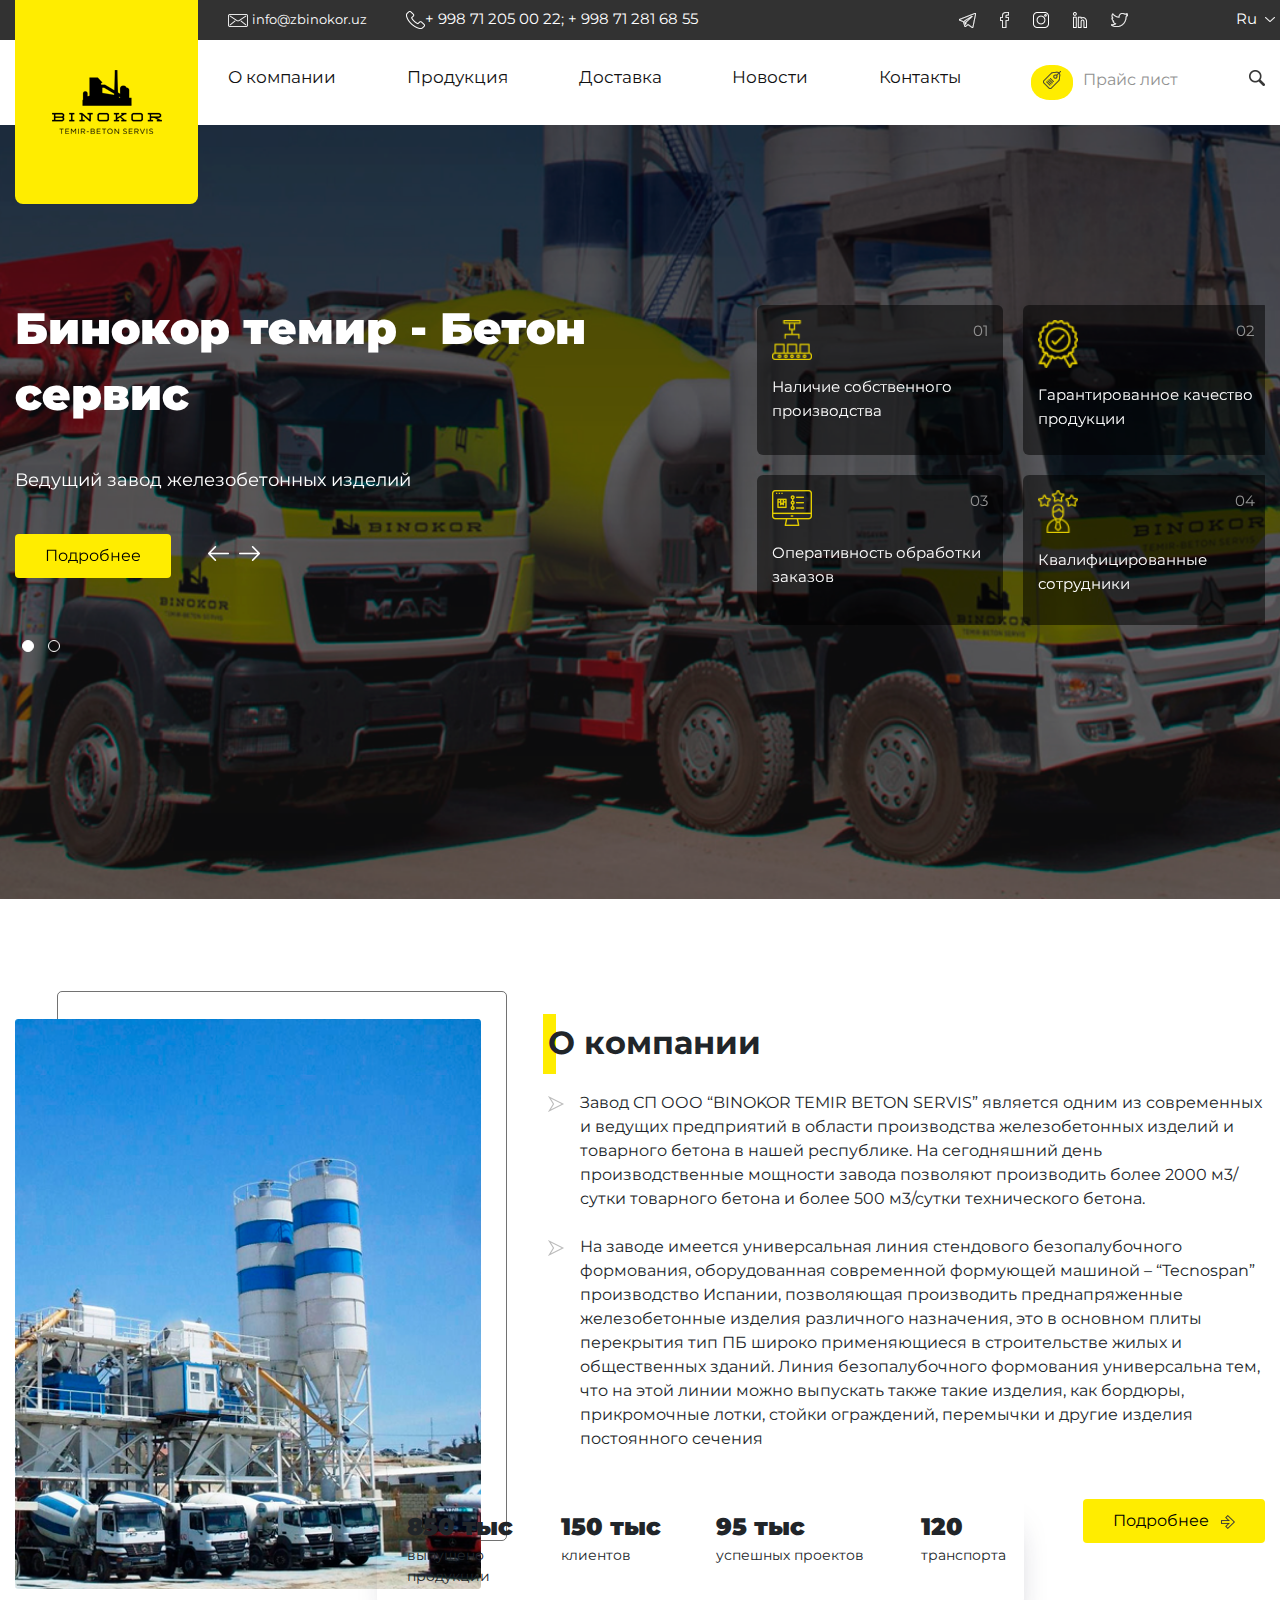
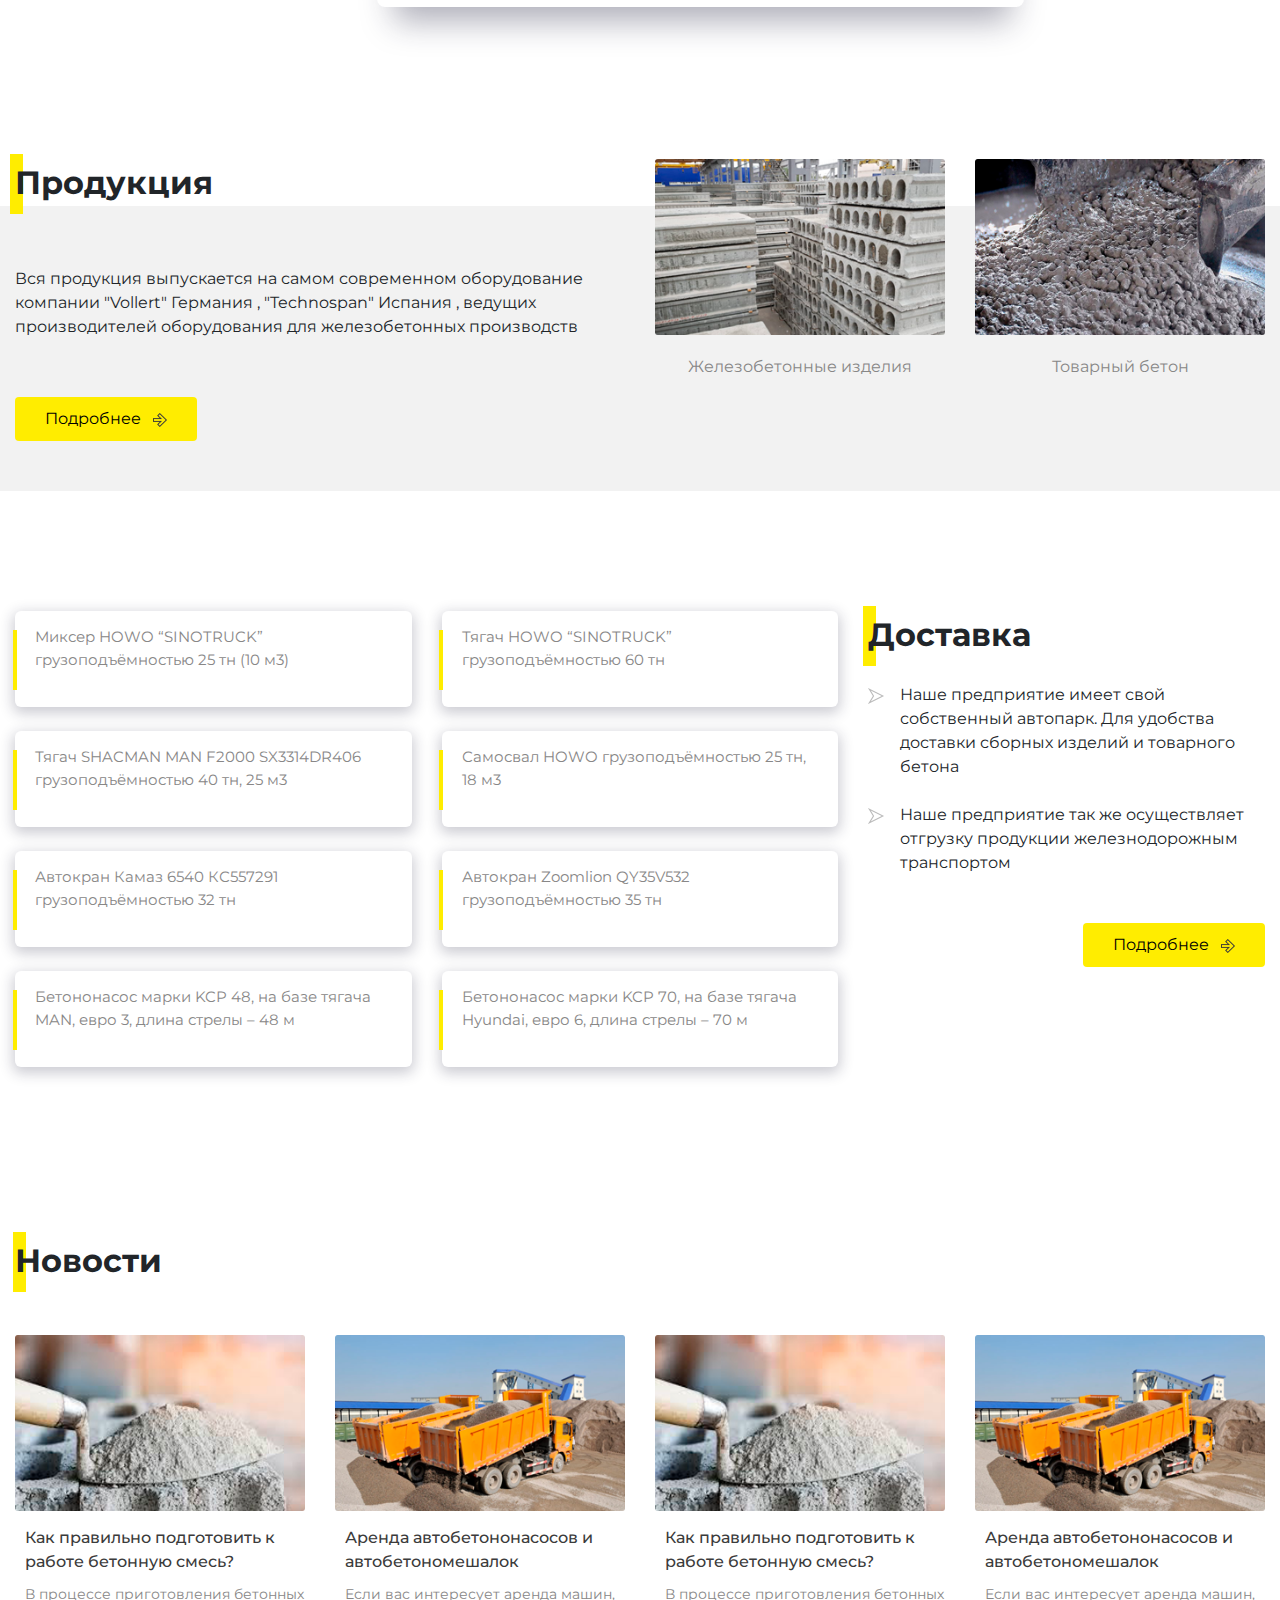
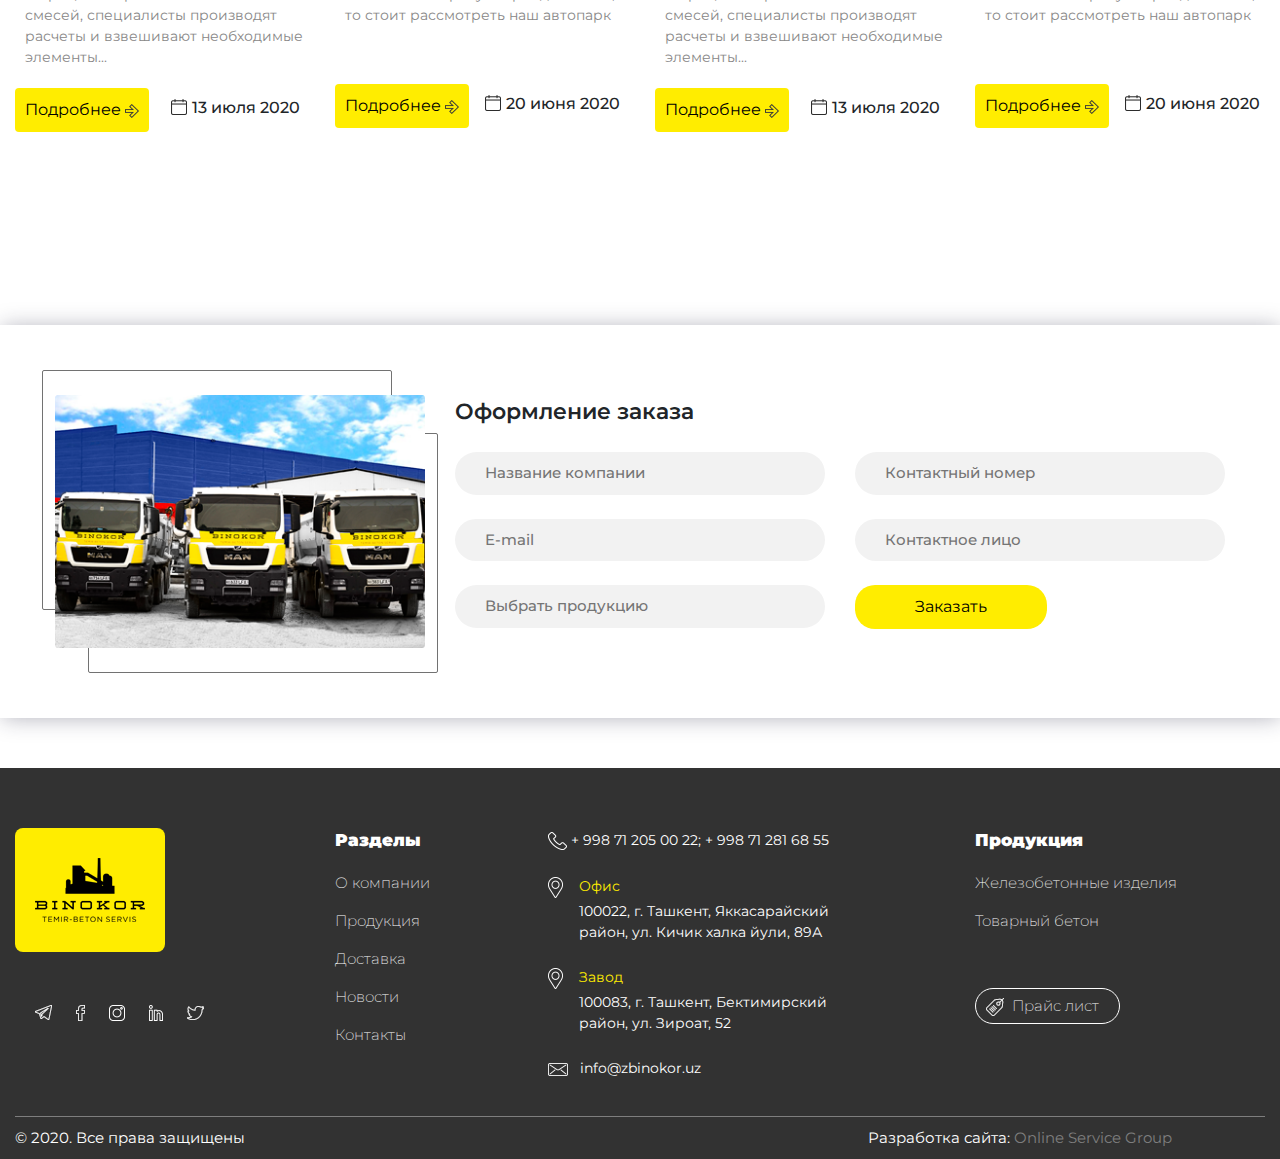
<file: index.html>
<!DOCTYPE html>
<html lang="en">
<head>
    <meta charset="UTF-8">
    <meta name="viewport" content="width=device-width, initial-scale=1.0">
    <link href="https://fonts.googleapis.com/css2?family=Montserrat:wght@400;500;600;700&display=swap" rel="stylesheet">
    <link rel="stylesheet" href="css/bootstrap.min.css">
    <link rel="stylesheet" href="css/owl.carousel.min.css">
    <link rel="stylesheet" href="css/owl.theme.default.min.css">
    <link rel="stylesheet" href="css/base.css">
    <link rel="stylesheet" href="css/main.css">
    <link rel="icon" type="image/ico" href="images/logo.png">
    <title>Binokor.uz</title>
</head>
<body>
    <!-- Header -->
    <header>
        <div class="top-header">
            <div class="container">
                <div class="row">
                    <div class="col-2">
                        <div class="logo">
                            <img src="images/logo.png" class="logo__img">
                        </div>
                    </div>
                    <div class="col-10">
                        <div class="top-header__content">
                            <div class="row pt-2">
                                <div class="col-6">
                                    <div class="row">
                                        <div class="col-lg-4">
                                            <div class="content-info"><img src="icons/email.png" alt=""> <span class="email">info@zbinokor.uz</span> </div>
                                        </div>
                                        <div class="col-lg-8">
                                            <div class="content-phone"><img src="icons/phone.png" alt="" <span>+ 998 71 205 00 22; + 998 71 281 68 55</span> </div>
                                        </div>
                                    </div>
                                </div>
                                <div class="col-4 offset-lg-2">
                                    <div class="row">
                                        <div class="col-10">
                                            <div class="social">
                                                <img src="icons/telegram.png" alt="" class="social__img">
                                                <img src="icons/facebook.png" alt="" class="social__img">
                                                <img src="icons/instagram.png" alt="" class="social__img">
                                                <img src="icons/lindein.png" alt="" class="social__img">
                                                <img src="icons/twitter.png" alt="" class="social__img">
                                            </div>
                                        </div>
                                        <div class="col-2">
                                            <div class="dropdown">
                                                <button type="button" class="dropdown-btn mr-n3"><span>Ru</span> <img src="icons/angle-down.png" class="ml-2"></button>
                                            </div>
                                        </div>
                                    </div>
                                </div>
                            </div>
                        </div>
                    </div>
                </div>
            </div>
        </div>
        <div class="bottom-header">
            <div class="container">
                <div class="row">
                    <div class="col-md-10 offset-2">
                        <nav>
                            <ul class="navbar-list">
                                <li class="navbar-item"><a href="about.html" class="navbar-link">О компании</a></li>
                                <li class="navbar-item"><a href="production.html" class="navbar-link">Продукция</a></li>
                                <li class="navbar-item"><a href="delivery.html" class="navbar-link">Доставка</a></li>
                                <li class="navbar-item"><a href="news.html" class="navbar-link">Новости</a></li>
                                <li class="navbar-item"><a href="contacts.html" class="navbar-link">Контакты</a></li>
                                <li class="navbar-item"><div class="price"><img src="icons/price.png" class="price__img"></div> <span class="price-text">Прайс лист</span></li>
                                <div class="search"><img src="icons/search.png" alt=""></div>
                            </ul>
                        </nav>
                        <div class="menu">
                            <div class="line line1"></div>
                            <div class="line line2"></div>
                            <div class="line line3"></div>
                        </div>
                    </div>
                </div>
            </div>
        </div>
        <div class="carousel-header">
            <div class="container">
                <div class="owl-carousel owl-theme">
                <div class="item">
                    <div class="row">
                        <div class="col-md-7">
                            <div class="carousel-info">
                                <div class="carousel-info__title">Бинокор темир - Бетон сервис</div>
                                <div class="carousel-info__text">Ведущий завод железобетонных изделий</div>
                                <button type="button" class="carousel-info__btn">Подробнее</button>
                            </div>
                        </div>
                        <div class="col-md-5">
                            <div class="carousel-cards">
                                <div class="row">
                                    <div class="col-6">
                                        <div class="item-card">
                                            <div class="item-card__title">
                                                <img src="icons/production.png" class="item__img">
                                                <span class="item-card__number">01</span>
                                            </div>
                                            <div class="item-card__content">
                                               <span>Наличие собственного производства</span>
                                            </div>
                                        </div>  
                                    </div>
                                    <div class="col-6">
                                        <div class="item-card">
                                            <div class="item-card__title">
                                                <img src="icons/garantiya.png" class="item__img">
                                                <span class="item-card__number">02</span>
                                            </div>
                                            <div class="item-card__content">
                                               <span>Гарантированное качество продукции</span>
                                            </div>
                                        </div>  
                                    </div>
                                    <div class="col-6">
                                        <div class="item-card">
                                            <div class="item-card__title">
                                                <img src="icons/operativnost.png" class="item__img">
                                                <span class="item-card__number">03</span>
                                            </div>
                                            <div class="item-card__content">
                                               <span>Оперативность обработки заказов</span>
                                            </div>
                                        </div>  
                                    </div>
                                    <div class="col-6">
                                        <div class="item-card">
                                            <div class="item-card__title">
                                                <img src="icons/sotrudnik.png" class="item__img">
                                                <span class="item-card__number">04</span>
                                            </div>
                                            <div class="item-card__content">
                                               <span>Квалифицированные сотрудники</span>
                                            </div>
                                        </div>  
                                    </div>
                                </div>
                                
                                
                            </div>
                        </div>
                    </div>
                </div>
                <div class="item">
                    <div class="row">
                        <div class="col-md-7">
                            <div class="carousel-info">
                                <div class="carousel-info__title">Бинокор темир - Бетон сервис</div>
                                <div class="carousel-info__text">Ведущий завод железобетонных изделий</div>
                                <button type="button" class="carousel-info__btn">Подробнее</button>
                            </div>
                        </div>
                        <div class="col-md-5">
                            <div class="carousel-cards">
                                <div class="row">
                                    <div class="col-6">
                                        <div class="item-card">
                                            <div class="item-card__title">
                                                <img src="icons/production.png" class="item__img">
                                                <span class="item-card__number">01</span>
                                            </div>
                                            <div class="item-card__content">
                                               <span>Наличие собственного производства</span>
                                            </div>
                                        </div>  
                                    </div>
                                    <div class="col-6">
                                        <div class="item-card">
                                            <div class="item-card__title">
                                                <img src="icons/garantiya.png" class="item__img">
                                                <span class="item-card__number">02</span>
                                            </div>
                                            <div class="item-card__content">
                                               <span>Гарантированное качество продукции</span>
                                            </div>
                                        </div>  
                                    </div>
                                    <div class="col-6">
                                        <div class="item-card">
                                            <div class="item-card__title">
                                                <img src="icons/operativnost.png" class="item__img">
                                                <span class="item-card__number">03</span>
                                            </div>
                                            <div class="item-card__content">
                                               <span>Оперативность обработки заказов</span>
                                            </div>
                                        </div>  
                                    </div>
                                    <div class="col-6">
                                        <div class="item-card">
                                            <div class="item-card__title">
                                                <img src="icons/sotrudnik.png" class="item__img">
                                                <span class="item-card__number">04</span>
                                            </div>
                                            <div class="item-card__content">
                                               <span>Квалифицированные сотрудники</span>
                                            </div>
                                        </div>  
                                    </div>
                                </div>
                                
                                
                            </div>
                        </div>
                    </div>
                </div>
            </div>
            </div>
            
        </div>
    </header>
    
    <!-- About -->
    <section class="about">
        <div class="container">
            <div class="row">
                <div class="col-md-5">
                    <div class="about-image">
                        <img src="images/about-img.png" alt="about" class="about__img">
                    </div>
                </div>
                <div class="col-md-7">
                    <div class="about-info">
                        <div class="section-title">О компании</div>
                        <div class="about-info__text pt-4">
                            <div class="info">
                              <span><img src="icons/angle-text.png" alt=""></span>  
                              <div class="info-text pl-3">Завод СП ООО “BINOKOR TEMIR BETON SERVIS” является одним из современных и ведущих 
                                    предприятий в области производства железобетонных изделий и товарного бетона в нашей 
                                    республике. На сегодняшний день производственные мощности завода позволяют производить 
                                    более 2000 м3/сутки товарного бетона и более 500 м3/сутки технического бетона.</div>
                            </div>  
                            <div class="info pt-4">
                               <span><img src="icons/angle-text.png"></span> 
                                <div class="info-text pl-3">На заводе имеется универсальная линия стендового безопалубочного формования, оборудованная 
                                    современной формующей машиной – “Tecnospan” производство Испании, позволяющая 
                                    производить преднапряженные железобетонные изделия различного назначения, это в основном 
                                    плиты перекрытия тип ПБ широко применяющиеся в строительстве жилых и общественных зданий. 
                                    Линия безопалубочного формования универсальна тем, что на этой линии можно выпускать также 
                                    такие изделия, как бордюры, прикромочные лотки, стойки ограждений, перемычки и другие 
                                    изделия постоянного сечения</div>
                            </div>
                        </div>
                    </div>
                    <a href="about.html"><button type="button" class="carousel-info__btn about__btn mt-5"> Подробнее <img class="ml-2" src="icons/button-icon.png" alt=""></button></a>
                </div>
            </div>
            <div class="about-statistics">
                <div class="row">
                    <div class="col-12">
                        <div class="statistic-card">
                            <div class="row">
                                <div class="col-3">
                                    <div class="card-number">850 тыс</div>
                                    <div class="card-content">выпущено продукции</div>
                                </div>
                                <div class="col-3">
                                    <div class="card-number">150 тыс</div>
                                    <div class="card-content">клиентов</div>
                                </div>
                                <div class="col-4">
                                    <div class="card-number">95 тыс</div>
                                    <div class="card-content">успешных проектов</div>
                                </div>
                                <div class="col-2">
                                    <div class="card-number">120</div>
                                    <div class="card-content">транспорта</div>
                                </div>
                            </div>
                        </div>
                    </div>
                </div>
            </div>
        </div>
    </section>

    <!-- Production -->
    <section class="production">
        <div class="container production-container">
            <div class="row ">
                <div class="col-md-6">
                    <div class="production-info">
                        <div class="section-title">Продукция</div>
                        <div class="production-info__text">
                            Вся продукция выпускается на самом современном оборудование компании 
                            "Vollert" Германия , "Technospan" Испания , ведущих производителей 
                            оборудования для железобетонных производств
                        </div>
                        <a href="production.html"><button type="button" class="carousel-info__btn production__btn mt-5"> Подробнее <img class="ml-2" src="icons/button-icon.png" alt=""></button></a>
                    </div>
                </div>
                <div class="col-md-6">
                    <div class="row">
                        <div class="col-6">
                            <div class="production-card">
                                <img src="images/production-1.png" alt="" class="production-card__img">
                                <div class="production-card__text">Железобетонные изделия</div>
                            </div>
                        </div>
                        <div class="col-6">
                            <div class="production-card">
                                <img src="images/production-2.png" alt="" class="production-card__img">
                                <div class="production-card__text">Товарный бетон</div>
                            </div>
                        </div>
                    </div>
                </div>
            </div>
        </div>
    </section>

    <!-- Delivery -->
    <section class="delivery">
        <div class="container">
            <div class="row">
                <div class="col-md-8">
                    <div class="row">
                        <div class="col-md-6">
                            <div class="delivery-card">
                                <div class="delivery-card__text">
                                    Миксер HOWO “SINOTRUCK” грузоподъёмностью 25 тн (10 м3)
                                </div>
                            </div>
                        </div>
                        <div class="col-md-6">
                            <div class="delivery-card">
                                <div class="delivery-card__text">
                                    Тягач HOWO “SINOTRUCK” грузоподъёмностью 60 тн
                                </div>
                            </div>
                        </div>
                        
                    </div>
                    <div class="row mt-4">
                        <div class="col-md-6">
                            <div class="delivery-card">
                                <div class="delivery-card__text">
                                    Тягач SHACMAN MAN F2000 SX3314DR406 грузоподъёмностью 40 тн, 25 м3
                                </div>
                            </div>
                        </div>
                        <div class="col-md-6">
                            <div class="delivery-card">
                                <div class="delivery-card__text">
                                    Самосвал HOWO грузоподъёмностью 25 тн, 18 м3
                                </div>
                            </div>
                        </div>
                        
                    </div>
                    <div class="row mt-4">
                        <div class="col-md-6">
                            <div class="delivery-card">
                                <div class="delivery-card__text">
                                    Автокран Камаз 6540 КС557291 грузоподъёмностью 32 тн
                                </div>
                            </div>
                        </div>
                        <div class="col-md-6">
                            <div class="delivery-card">
                                <div class="delivery-card__text">
                                    Автокран Zoomlion QY35V532 грузоподъёмностью 35 тн
                                </div>
                            </div>
                        </div>
                        
                    </div>
                    <div class="row mt-4">
                        <div class="col-md-6">
                            <div class="delivery-card">
                                <div class="delivery-card__text">
                                    Бетононасос марки KCP 48, на базе тягача MAN, евро 3, длина стрелы – 48 м
                                </div>
                            </div>
                        </div>
                        <div class="col-md-6">
                            <div class="delivery-card">
                                <div class="delivery-card__text">
                                    Бетононасос марки KCP 70, на базе тягача Hyundai, 
                                    евро 6, длина стрелы – 70 м
                                </div>
                            </div>
                        </div>
                        
                    </div>
                </div>
                <div class="col-md-4">
                    <div class="about-info">
                        <div class="section-title">Доставка</div>
                        <div class="about-info__text pt-4">
                            <div class="info">
                              <span><img src="icons/angle-text.png" alt=""></span>  
                              <div class="info-text pl-3">
                                Наше предприятие имеет свой собственный 
                                автопарк. Для удобства доставки сборных 
                                изделий и товарного бетона
                              </div>
                            </div>  
                            <div class="info pt-4">
                               <span><img src="icons/angle-text.png"></span> 
                                <div class="info-text pl-3">
                                    Наше предприятие так же осуществляет 
                                    отгрузку продукции железнодорожным 
                                    транспортом
                                </div>
                            </div>
                        </div>
                    </div>
                    <a href="delivery.html"><button type="button" class="carousel-info__btn about__btn mt-5"> Подробнее <img class="ml-2" src="icons/button-icon.png" alt=""></button></a>
                </div>
            </div>
        </div>
    </section>

    <!-- News -->
    <section class="news">
        <div class="container">
            <div class="section-title news-title">Новости</div>
            <div class="row news-row">
                <div class="col-md-3 col-sm-6">
                    <div class="news-card">
                        <div class="news-card__img">
                            <img src="images/news-1.png" class="news__img">
                        </div>
                        <div class="news-card__title">Как правильно подготовить к работе бетонную смесь?</div>
                        <div class="news-card__info">В процессе приготовления бетонных 
                            смесей, специалисты производят расчеты
                            и взвешивают необходимые элементы...</div>
                            <div class="news-card__bottom">
                                <a href="about.html"><button type="button" class="carousel-info__btn news__btn"> Подробнее <img class="" src="icons/button-icon.png" alt=""></button></a>
                                <div class="date mt-2 ml-2"><img src="icons/date.png" class="date__img mb-1"><span class="date-text">13 июля 2020</span></div>
                            </div>
                    </div>
                </div>
                <div class="col-md-3 col-sm-6">
                    <div class="news-card">
                        <div class="news-card__img">
                            <img src="images/news-2.png" class="news__img">
                        </div>
                        <div class="news-card__title">Аренда автобетононасосов и автобетономешалок</div>
                        <div class="news-card__info">Если вас интересует аренда машин, то 
                            стоит рассмотреть наш автопарк</div>
                            <div class="news-card__bottom">
                                <a href="news.html"><button type="button" class="carousel-info__btn news__btn"> Подробнее <img class="" src="icons/button-icon.png" alt=""></button></a>
                                <div class="date mt-2 ml-2"><img src="icons/date.png" class="date__img mb-1"><span class="date-text">20 июня 2020</span></div>
                            </div>
                    </div>
                </div>
                <div class="col-md-3 col-sm-6">
                    <div class="news-card">
                        <div class="news-card__img">
                            <img src="images/news-1.png" class="news__img">
                        </div>
                        <div class="news-card__title">Как правильно подготовить к работе бетонную смесь?</div>
                        <div class="news-card__info">В процессе приготовления бетонных 
                            смесей, специалисты производят расчеты
                            и взвешивают необходимые элементы...</div>
                            <div class="news-card__bottom">
                                <a href="about.html"><button type="button" class="carousel-info__btn news__btn"> Подробнее <img class="" src="icons/button-icon.png" alt=""></button></a>
                                <div class="date mt-2 ml-2"><img src="icons/date.png" class="date__img mb-1"><span class="date-text">13 июля 2020</span></div>
                            </div>
                    </div>
                </div>
                <div class="col-md-3 col-sm-6">
                    <div class="news-card">
                        <div class="news-card__img">
                            <img src="images/news-2.png" class="news__img">
                        </div>
                        <div class="news-card__title">Аренда автобетононасосов и автобетономешалок</div>
                        <div class="news-card__info">Если вас интересует аренда машин, то 
                            стоит рассмотреть наш автопарк</div>
                            <div class="news-card__bottom">
                                <a href="news.html"><button type="button" class="carousel-info__btn news__btn"> Подробнее <img class="" src="icons/button-icon.png" alt=""></button></a>
                                <div class="date mt-2 ml-2"><img src="icons/date.png" class="date__img mb-1"><span class="date-text">20 июня 2020</span></div>
                            </div>
                    </div>
                </div>
            </div>
        </div>
    </section>
    <!-- Contact Form -->
    <div>
        <section class="contact-form">
        <div class="container">
            <div class="form-card row">
                <div class="col-md-4">
                    <div class="form-image">
                        <img src="images/form-img.png"class="form__img">
                    </div>
                </div>
                <div class="col-md-8">
                    <div class="form-field">
                        <div class="form-title">Оформление заказа</div>
                        <div class="row">
                            <div class="col-md-6 pt-4">
                                <input type="text" placeholder="Название компании">
                            </div>
                            <div class="col-md-6 pt-4">
                                <input type="text" placeholder="Контактный номер">
                            </div>
                            
                        </div>
                        <div class="row">
                            <div class="col-md-6 pt-4">
                                <input type="text" placeholder="E-mail">
                            </div>
                            <div class="col-md-6 pt-4">
                                <input type="text" placeholder="Контактное лицо">
                            </div>
                        </div>
                        <div class="row">
                            <div class="col-md-6 pt-4">
                                <input type="text" name="city" placeholder="Выбрать продукцию" list="cityname">
                                    <datalist id="cityname">
                                    <option value="Boston">
                                    <option value="Cambridge">
                                    </datalist>
                            </div>
                            <div class="col-md-6 pt-4">
                                <button type="button" class="forms__btn">Заказать</button>
                            </div>
                        </div>
                    </div>
                </div>
            </div>
        </div>
    </section>

    <!-- Footer -->
    <footer>
        <div class="container">
            <div class="row pb-3">
                <div class="col-md-3">
                    <div class="footer-logo">
                        <img src="images/logo.png" class="logo__img">
                    </div> 
                    <div class="social pt-5">
                        <img src="icons/telegram.png" alt="" class="social__img">
                        <img src="icons/facebook.png" alt="" class="social__img">
                        <img src="icons/instagram.png" alt="" class="social__img">
                        <img src="icons/lindein.png" alt="" class="social__img">
                        <img src="icons/twitter.png" alt="" class="social__img">
                    </div> 
                </div>
                <div class="col-md-2">
                    <div class="footer-list">
                        <div class="list-title">Разделы</div>
                        <ul class="list">
                            <div class="list-item"><a href="about.html" class="footer-link">О компании</a></div>
                            <div class="list-item"><a href="production.html" class="footer-link">Продукция</a></div>
                            <div class="list-item"><a href="delivery.html" class="footer-link">Доставка</a></div>
                            <div class="list-item"><a href="news.html" class="footer-link">Новости</a></div>
                            <div class="list-item"><a href="contact.html" class="footer-link">Контакты</a></div>
                        </ul>
                    </div>
                </div>
                <div class="col-md-3">
                    <div class="content-phone"><img src="icons/phone.png" alt=""> <span class="phone-number">+ 998 71 205 00 22; + 998 71 281 68 55</span></div>
                    <div class="footer-adress pt-4">
                       <span><img src="icons/map.png"></span> 
                        <div class="adress pl-3">
                            <div class="adress-title">Офис</div>
                            <div class="adress-info pt-1">100022, г. Ташкент, Яккасарайский  район, ул. Кичик халка йули, 89А</div>
                        </div>
                    </div>
                    <div class="footer-adress pt-4">
                        <span><img src="icons/map.png"></span> 
                         <div class="adress pl-3">
                             <div class="adress-title">Завод</div>
                             <div class="adress-info pt-1">100083, г. Ташкент, Бектимирский район, ул. Зироат, 52</div>
                         </div>
                     </div>
                     <div class="footer-email pt-4"><img src="icons/email.png" alt=""> <span class="pl-2">info@zbinokor.uz</span> </div>
            </div>
            <div class="col-md-3 offset-1">
                <div class="footer-production">
                    <div class="list-title">Продукция</div>
                        <ul class="list">
                            <div class="list-item"><a href="production.html" class="footer-link">Железобетонные изделия</a></div>
                            <div class="list-item"><a href="production.html" class="footer-link">Товарный бетон</a></div>
                            <div class="list-item price-list mt-5"><a href="price.html" class="footer-link "><span><img src="images/footer-price.png"></span><span class="footer-price__text pl-2">Прайс лист</span></a></div>
                           
                        </ul>
                </div>
            </div>
        </div>
        <div class="footer-line"></div>
        <div class="row footer-bottom">
            <div class="col-md-4">
                <div class="licence">© 2020. Все права защищены</div>
            </div>
            <div class="col-md-4">
                <div class="company">Разработка сайта: <span class="osg">Online Service Group</span> </div>
            </div>
        </div>
    </footer>
    </div>
    



    <!-- Javascript links     -->
    <script src="js/jquery-3.3.1.slim.min.js"></script>
    <script src="js/popper.min.js"></script>
    <script src="js/bootstrap.min.js"></script>
    <script src="js/jquery.min.js"></script>
    <script src="js/owl.carousel.min.js"></script>
    <script src="js/main.js"></script>
</body>
</html>
</file>
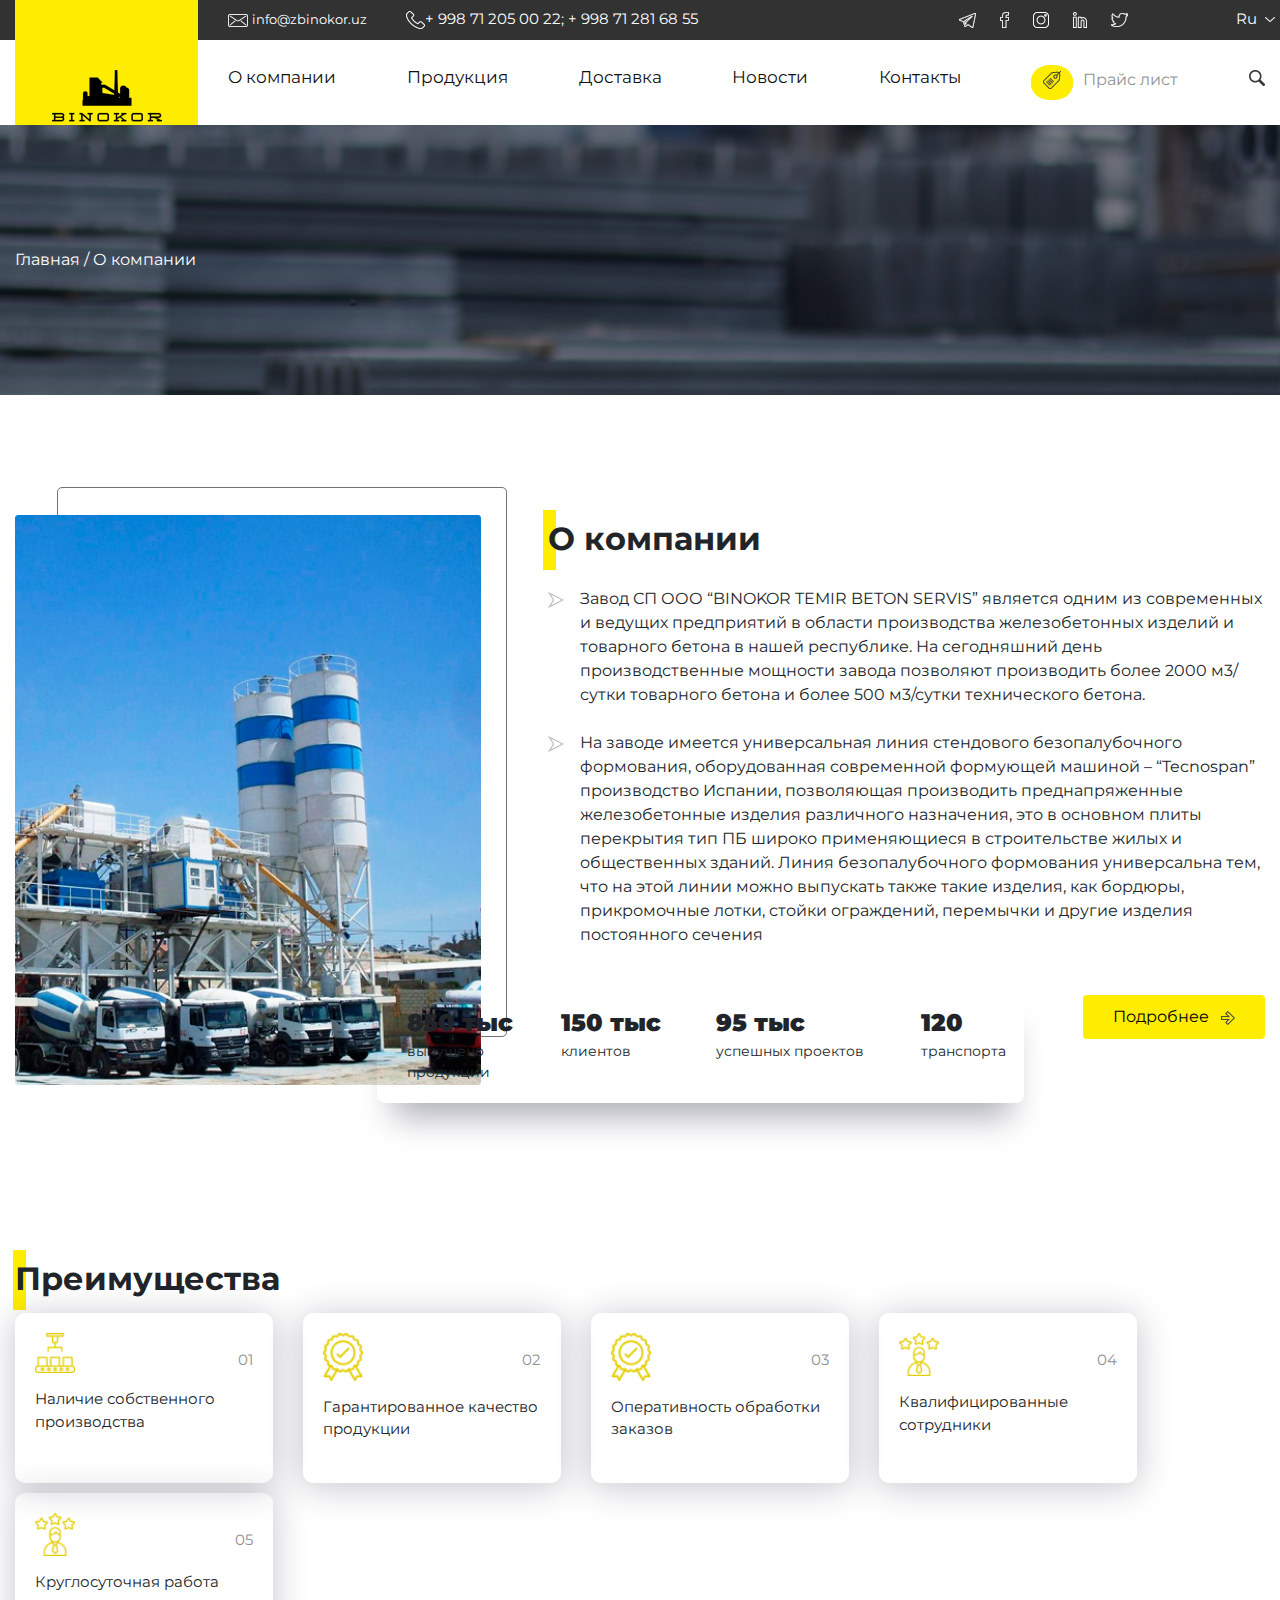
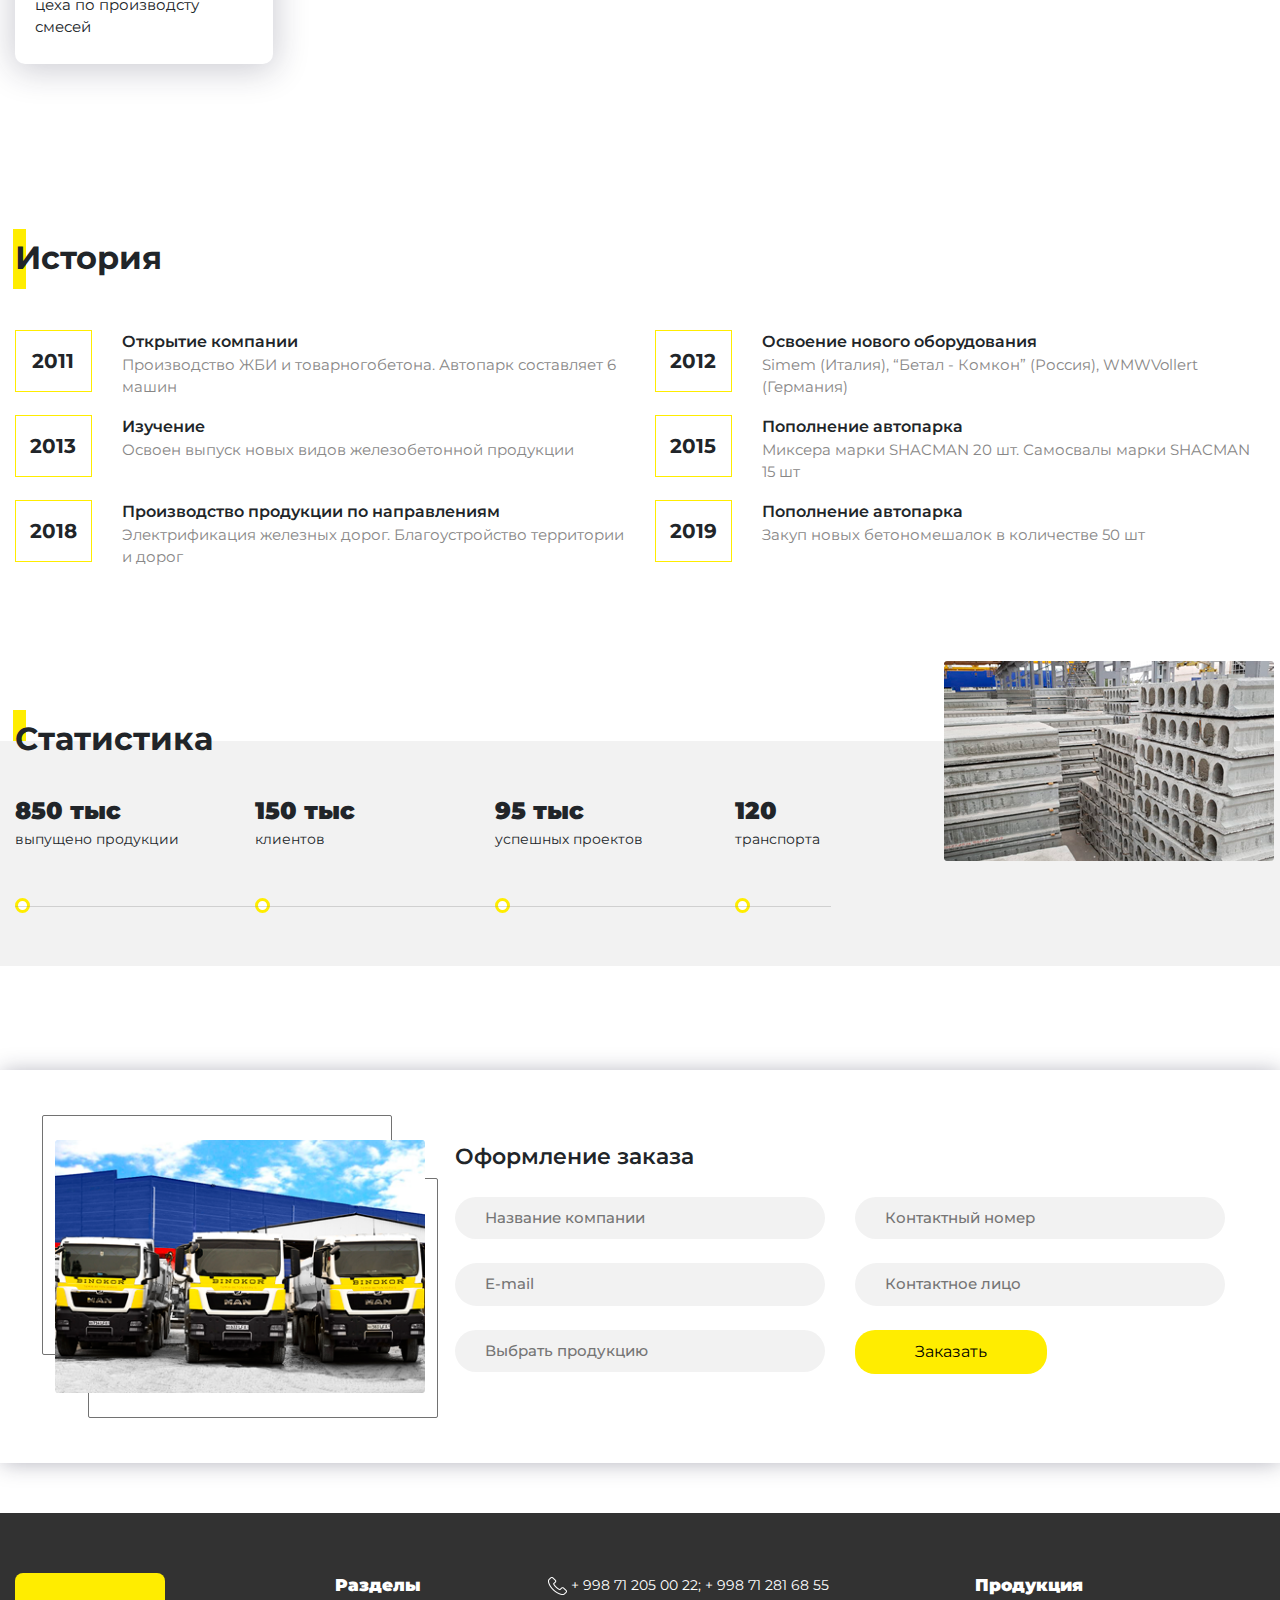
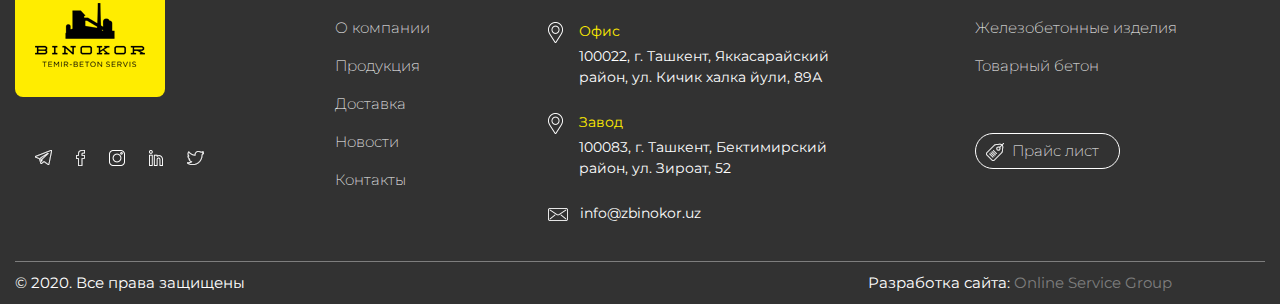
<file: about.html>
<!DOCTYPE html>
<html lang="en">
<head>
    <meta charset="UTF-8">
    <meta name="viewport" content="width=device-width, initial-scale=1.0">
    <link href="https://fonts.googleapis.com/css2?family=Montserrat:wght@400;500;600;700&display=swap" rel="stylesheet">
    <link rel="stylesheet" href="css/bootstrap.min.css">
    <link rel="stylesheet" href="css/owl.carousel.min.css">
    <link rel="stylesheet" href="css/owl.theme.default.min.css">
    <link rel="stylesheet" href="css/base.css">
    <link rel="stylesheet" href="css/main.css">
    <link rel="icon" type="image/ico" href="images/logo.png">
    <title>Binokor.uz | About</title>
</head>
<body>
    <header>
        <div class="top-header">
            <div class="container">
                <div class="row">
                    <div class="col-2">
                        <div class="logo">
                            <img src="images/logo.png" class="logo__img">
                        </div>
                    </div>
                    <div class="col-10">
                        <div class="top-header__content">
                            <div class="row pt-2">
                                <div class="col-6">
                                    <div class="row">
                                        <div class="col-lg-4">
                                            <div class="content-info"><img src="icons/email.png" alt=""> <span class="email">info@zbinokor.uz</span> </div>
                                        </div>
                                        <div class="col-lg-8">
                                            <div class="content-phone"><img src="icons/phone.png" alt="" <span>+ 998 71 205 00 22; + 998 71 281 68 55</span> </div>
                                        </div>
                                    </div>
                                </div>
                                <div class="col-4 offset-lg-2">
                                    <div class="row">
                                        <div class="col-10">
                                            <div class="social">
                                                <img src="icons/telegram.png" alt="" class="social__img">
                                                <img src="icons/facebook.png" alt="" class="social__img">
                                                <img src="icons/instagram.png" alt="" class="social__img">
                                                <img src="icons/lindein.png" alt="" class="social__img">
                                                <img src="icons/twitter.png" alt="" class="social__img">
                                            </div>
                                        </div>
                                        <div class="col-2">
                                            <div class="dropdown">
                                                <button type="button" class="dropdown-btn mr-n3"><span>Ru</span> <img src="icons/angle-down.png" class="ml-2"></button>
                                            </div>
                                        </div>
                                    </div>
                                </div>
                            </div>
                        </div>
                    </div>
                </div>
            </div>
        </div>
        <div class="bottom-header">
            <div class="container">
                <div class="row">
                    <div class="col-md-10 offset-2">
                        <nav>
                            <ul class="navbar-list">
                                <li class="navbar-item"><a href="#" class="navbar-link">О компании</a></li>
                                <li class="navbar-item"><a href="#" class="navbar-link">Продукция</a></li>
                                <li class="navbar-item"><a href="#" class="navbar-link">Доставка</a></li>
                                <li class="navbar-item"><a href="#" class="navbar-link">Новости</a></li>
                                <li class="navbar-item"><a href="#" class="navbar-link">Контакты</a></li>
                                <li class="navbar-item"><div class="price"><img src="icons/price.png" class="price__img"></div> <span class="price-text">Прайс лист</span></li>
                                <div class="search"><img src="icons/search.png" alt=""></div>
                            </ul>
                        </nav>
                        <div class="menu">
                            <div class="line line1"></div>
                            <div class="line line2"></div>
                            <div class="line line3"></div>
                        </div>
                    </div>
                </div>
            </div>
        </div>
        <div class="header-background">
            <div class="container">
                <div class="header-title">Главная / О компании</div>
            </div>
        </div>
    </header>
    <!--------- About us------------>
    <section class="about">
        <div class="container">
            <div class="row">
                <div class="col-md-5">
                    <div class="about-image">
                        <img src="images/about-img.png" alt="about" class="about__img">
                    </div>
                </div>
                <div class="col-md-7">
                    <div class="about-info">
                        <div class="section-title">О компании</div>
                        <div class="about-info__text pt-4">
                            <div class="info">
                              <span><img src="icons/angle-text.png" alt=""></span>  
                              <div class="info-text pl-3">Завод СП ООО “BINOKOR TEMIR BETON SERVIS” является одним из современных и ведущих 
                                    предприятий в области производства железобетонных изделий и товарного бетона в нашей 
                                    республике. На сегодняшний день производственные мощности завода позволяют производить 
                                    более 2000 м3/сутки товарного бетона и более 500 м3/сутки технического бетона.</div>
                            </div>  
                            <div class="info pt-4">
                               <span><img src="icons/angle-text.png"></span> 
                                <div class="info-text pl-3">На заводе имеется универсальная линия стендового безопалубочного формования, оборудованная 
                                    современной формующей машиной – “Tecnospan” производство Испании, позволяющая 
                                    производить преднапряженные железобетонные изделия различного назначения, это в основном 
                                    плиты перекрытия тип ПБ широко применяющиеся в строительстве жилых и общественных зданий. 
                                    Линия безопалубочного формования универсальна тем, что на этой линии можно выпускать также 
                                    такие изделия, как бордюры, прикромочные лотки, стойки ограждений, перемычки и другие 
                                    изделия постоянного сечения</div>
                            </div>
                        </div>
                    </div>
                    <a href="about.html"><button type="button" class="carousel-info__btn about__btn mt-5"> Подробнее <img class="ml-2" src="icons/button-icon.png" alt=""></button></a>
                </div>
            </div>
            <div class="about-statistics">
                <div class="row">
                    <div class="col-12">
                        <div class="statistic-card">
                            <div class="row">
                                <div class="col-3">
                                    <div class="card-number">850 тыс</div>
                                    <div class="card-content">выпущено продукции</div>
                                </div>
                                <div class="col-3">
                                    <div class="card-number">150 тыс</div>
                                    <div class="card-content">клиентов</div>
                                </div>
                                <div class="col-4">
                                    <div class="card-number">95 тыс</div>
                                    <div class="card-content">успешных проектов</div>
                                </div>
                                <div class="col-2">
                                    <div class="card-number">120</div>
                                    <div class="card-content">транспорта</div>
                                </div>
                            </div>
                        </div>
                    </div>
                </div>
            </div>
        </div>
    </section>
    <!------------ Advantage ---------->
    <section class="advantage">
        <div class="container">
            <div class="section-title news-title">Преимущества</div>
            <div class="row">
                <div class="col-md-auto col-sm-6">
                    <div class="advantage-card">
                        <div class="item-card__title">
                            <img src="icons/production.png" class="item__img">
                            <span class="item-card__number pt-3">01</span>
                        </div>
                        <div class="item-card__content">
                           <span>Наличие собственного производства</span>
                        </div>
                    </div>
                </div>
                <div class="col-md-auto col-sm-6">
                    <div class="advantage-card">
                        <div class="item-card__title">
                            <img src="icons/garantiya.png" class="item__img">
                            <span class="item-card__number pt-3">02</span>
                        </div>
                        <div class="item-card__content">
                           <span>Гарантированное качество продукции</span>
                        </div>
                    </div>
                </div>
                <div class="col-md-auto col-sm-6">
                    <div class="advantage-card">
                        <div class="item-card__title">
                            <img src="icons/garantiya.png" class="item__img">
                            <span class="item-card__number pt-3">03</span>
                        </div>
                        <div class="item-card__content">
                           <span>Оперативность обработки заказов</span>
                        </div>
                    </div>
                </div>
                <div class="col-md-auto col-sm-6">
                    <div class="advantage-card">
                        <div class="item-card__title">
                            <img src="icons/sotrudnik.png" class="item__img">
                            <span class="item-card__number pt-3">04</span>
                        </div>
                        <div class="item-card__content">
                           <span>Квалифицированные сотрудники</span>
                        </div>
                    </div>
                </div>
                <div class="col-md-auto col-sm-6">
                    <div class="advantage-card">
                        <div class="item-card__title">
                            <img src="icons/sotrudnik.png" class="item__img">
                            <span class="item-card__number pt-3">05</span>
                        </div>
                        <div class="item-card__content">
                           <span>Круглосуточная работа цеха по производсту смесей</span>
                        </div>
                    </div>
                </div>
            </div>
        </div>
    </section>


    <!------- History-------->
    <section class="history">
        <div class="container">
            <div class="news-title section-title">История</div>
            <div class="row history-row pt-5">
                <div class="col-md-6">
                    <div class="history-card">
                        <div class="row">
                            <div class="col-2">
                                <div class="history-card__number">2011</div>
                            </div>
                            <div class="col-10">
                                <div class="history-card__text">
                                    <div class="card__title">Открытие компании</div>
                                    <div class="card__info">Производство ЖБИ и товарногобетона. Автопарк составляет 6 машин</div>
                                </div>
                            </div>
                        </div>
                    </div>
                </div>
                <div class="col-md-6">
                    <div class="history-card">
                        <div class="row">
                            <div class="col-2">
                                <div class="history-card__number">2012</div>
                            </div>
                            <div class="col-10">
                                <div class="history-card__text">
                                    <div class="card__title">Освоение нового оборудования</div>
                                    <div class="card__info">Simem (Италия), “Бетал - Комкон” (Россия), WMWVollert (Германия)</div>
                                </div>
                            </div>
                        </div>
                    </div>
                </div>
            </div>
            <div class="row history-row pt-3">
                <div class="col-md-6">
                    <div class="history-card">
                        <div class="row">
                            <div class="col-2">
                                <div class="history-card__number">2013</div>
                            </div>
                            <div class="col-10">
                                <div class="history-card__text">
                                    <div class="card__title">Изучение</div>
                                    <div class="card__info">Освоен выпуск новых видов железобетонной продукции</div>
                                </div>
                            </div>
                        </div>
                    </div>
                </div>
                <div class="col-md-6">
                    <div class="history-card">
                        <div class="row">
                            <div class="col-2">
                                <div class="history-card__number">2015</div>
                            </div>
                            <div class="col-10">
                                <div class="history-card__text">
                                    <div class="card__title">Пополнение автопарка </div>
                                    <div class="card__info">Миксера марки SHACMAN 20 шт. Самосвалы марки SHACMAN 15 шт</div>
                                </div>
                            </div>
                        </div>
                    </div>
                </div>
            </div>
            <div class="row history-row pt-3">
                <div class="col-md-6">
                    <div class="history-card">
                        <div class="row">
                            <div class="col-2">
                                <div class="history-card__number">2018</div>
                            </div>
                            <div class="col-10">
                                <div class="history-card__text">
                                    <div class="card__title">Производство продукции по направлениям</div>
                                    <div class="card__info">Электрификация железных дорог. Благоустройство территории и дорог</div>
                                </div>
                            </div>
                        </div>
                    </div>
                </div>
                <div class="col-md-6">
                    <div class="history-card">
                        <div class="row">
                            <div class="col-2">
                                <div class="history-card__number">2019</div>
                            </div>
                            <div class="col-10">
                                <div class="history-card__text">
                                    <div class="card__title">Пополнение автопарка</div>
                                    <div class="card__info">Закуп новых бетономешалок в количестве 50 шт</div>
                                </div>
                            </div>
                        </div>
                    </div>
                </div>
            </div>
        </div>
    </section>


    <div class="statistics pt-5 mt-5">
        <div class="container">
            <div class="section-title news-title">Статистика</div>
        </div>
    </div>
    <div class="production">
        <div class="container production-container statistics-container">
            <div class="row statistics__row">
                <div class="col-md-9">
                    <div class="statistics-card">
                        <div class="row">
                            <div class="col-md-3 col-sm-6 stat-item">
                                <div class="card-number">850 тыс</div>
                                <div class="card-content">выпущено продукции</div>
                            </div>
                            <div class="col-md-3 col-sm-6 stat-item">
                                <div class="card-number">150 тыс</div>
                                <div class="card-content">клиентов</div>
                            </div>
                            <div class="col-md-3 col-sm-6 stat-item">
                                <div class="card-number">95 тыс</div>
                                <div class="card-content">успешных проектов</div>
                            </div>
                            <div class="col-md-3 col-sm-6 stat-item">
                                <div class="card-number">120</div>
                                <div class="card-content">транспорта</div>
                            </div>
                        </div>
                    </div>
                </div>
                <div class="col-md-3">
                            <div class="statistics-card__img">
                                <img src="images/production-1.png" style="width: 100%;" alt="" class=statistics-image">
                            </div>
                </div>
            </div>
        </div>
    </div>


    <div class="contact-footer">
        <section class="contact-form">
        <div class="container">
            <div class="form-card row">
                <div class="col-md-4">
                    <div class="form-image">
                        <img src="images/form-img.png"class="form__img">
                    </div>
                </div>
                <div class="col-md-8">
                    <div class="form-field">
                        <div class="form-title">Оформление заказа</div>
                        <div class="row">
                            <div class="col-md-6 pt-4">
                                <input type="text" placeholder="Название компании">
                            </div>
                            <div class="col-md-6 pt-4">
                                <input type="text" placeholder="Контактный номер">
                            </div>
                            
                        </div>
                        <div class="row">
                            <div class="col-md-6 pt-4">
                                <input type="text" placeholder="E-mail">
                            </div>
                            <div class="col-md-6 pt-4">
                                <input type="text" placeholder="Контактное лицо">
                            </div>
                        </div>
                        <div class="row">
                            <div class="col-md-6 pt-4">
                                <input type="text" name="city" placeholder="Выбрать продукцию" list="cityname">
                                    <datalist id="cityname">
                                    <option value="Boston">
                                    <option value="Cambridge">
                                    </datalist>
                            </div>
                            <div class="col-md-6 pt-4">
                                <button type="button" class="forms__btn">Заказать</button>
                            </div>
                        </div>
                    </div>
                </div>
            </div>
        </div>
    </section>

    <!-- Footer -->
    <footer>
        <div class="container">
            <div class="row pb-3">
                <div class="col-md-3">
                    <div class="footer-logo">
                        <img src="images/logo.png" class="logo__img">
                    </div> 
                    <div class="social pt-5">
                        <img src="icons/telegram.png" alt="" class="social__img">
                        <img src="icons/facebook.png" alt="" class="social__img">
                        <img src="icons/instagram.png" alt="" class="social__img">
                        <img src="icons/lindein.png" alt="" class="social__img">
                        <img src="icons/twitter.png" alt="" class="social__img">
                    </div> 
                </div>
                <div class="col-md-2">
                    <div class="footer-list">
                        <div class="list-title">Разделы</div>
                        <ul class="list">
                            <div class="list-item"><a href="about.html" class="footer-link">О компании</a></div>
                            <div class="list-item"><a href="production.html" class="footer-link">Продукция</a></div>
                            <div class="list-item"><a href="delivery.html" class="footer-link">Доставка</a></div>
                            <div class="list-item"><a href="news.html" class="footer-link">Новости</a></div>
                            <div class="list-item"><a href="contact.html" class="footer-link">Контакты</a></div>
                        </ul>
                    </div>
                </div>
                <div class="col-md-3">
                    <div class="content-phone"><img src="icons/phone.png" alt=""> <span class="phone-number">+ 998 71 205 00 22; + 998 71 281 68 55</span></div>
                    <div class="footer-adress pt-4">
                       <span><img src="icons/map.png"></span> 
                        <div class="adress pl-3">
                            <div class="adress-title">Офис</div>
                            <div class="adress-info pt-1">100022, г. Ташкент, Яккасарайский  район, ул. Кичик халка йули, 89А</div>
                        </div>
                    </div>
                    <div class="footer-adress pt-4">
                        <span><img src="icons/map.png"></span> 
                         <div class="adress pl-3">
                             <div class="adress-title">Завод</div>
                             <div class="adress-info pt-1">100083, г. Ташкент, Бектимирский район, ул. Зироат, 52</div>
                         </div>
                     </div>
                     <div class="footer-email pt-4"><img src="icons/email.png" alt=""> <span class="pl-2">info@zbinokor.uz</span> </div>
            </div>
            <div class="col-md-3 offset-1">
                <div class="footer-production">
                    <div class="list-title">Продукция</div>
                        <ul class="list">
                            <div class="list-item"><a href="production.html" class="footer-link">Железобетонные изделия</a></div>
                            <div class="list-item"><a href="production.html" class="footer-link">Товарный бетон</a></div>
                            <div class="list-item price-list mt-5"><a href="price.html" class="footer-link "><span><img src="images/footer-price.png"></span><span class="footer-price__text pl-2">Прайс лист</span></a></div>
                           
                        </ul>
                </div>
            </div>
        </div>
        <div class="footer-line"></div>
        <div class="row footer-bottom">
            <div class="col-md-4">
                <div class="licence">© 2020. Все права защищены</div>
            </div>
            <div class="col-md-4">
                <div class="company">Разработка сайта: <span class="osg">Online Service Group</span> </div>
            </div>
        </div>
    </footer>
    </div>


    <script src="js/jquery-3.3.1.slim.min.js"></script>
    <script src="js/popper.min.js"></script>
    <script src="js/bootstrap.min.js"></script>
    <script src="js/jquery.min.js"></script>
    <script src="js/owl.carousel.min.js"></script>
    <script src="js/main.js"></script>
</body>
</html>
</file>
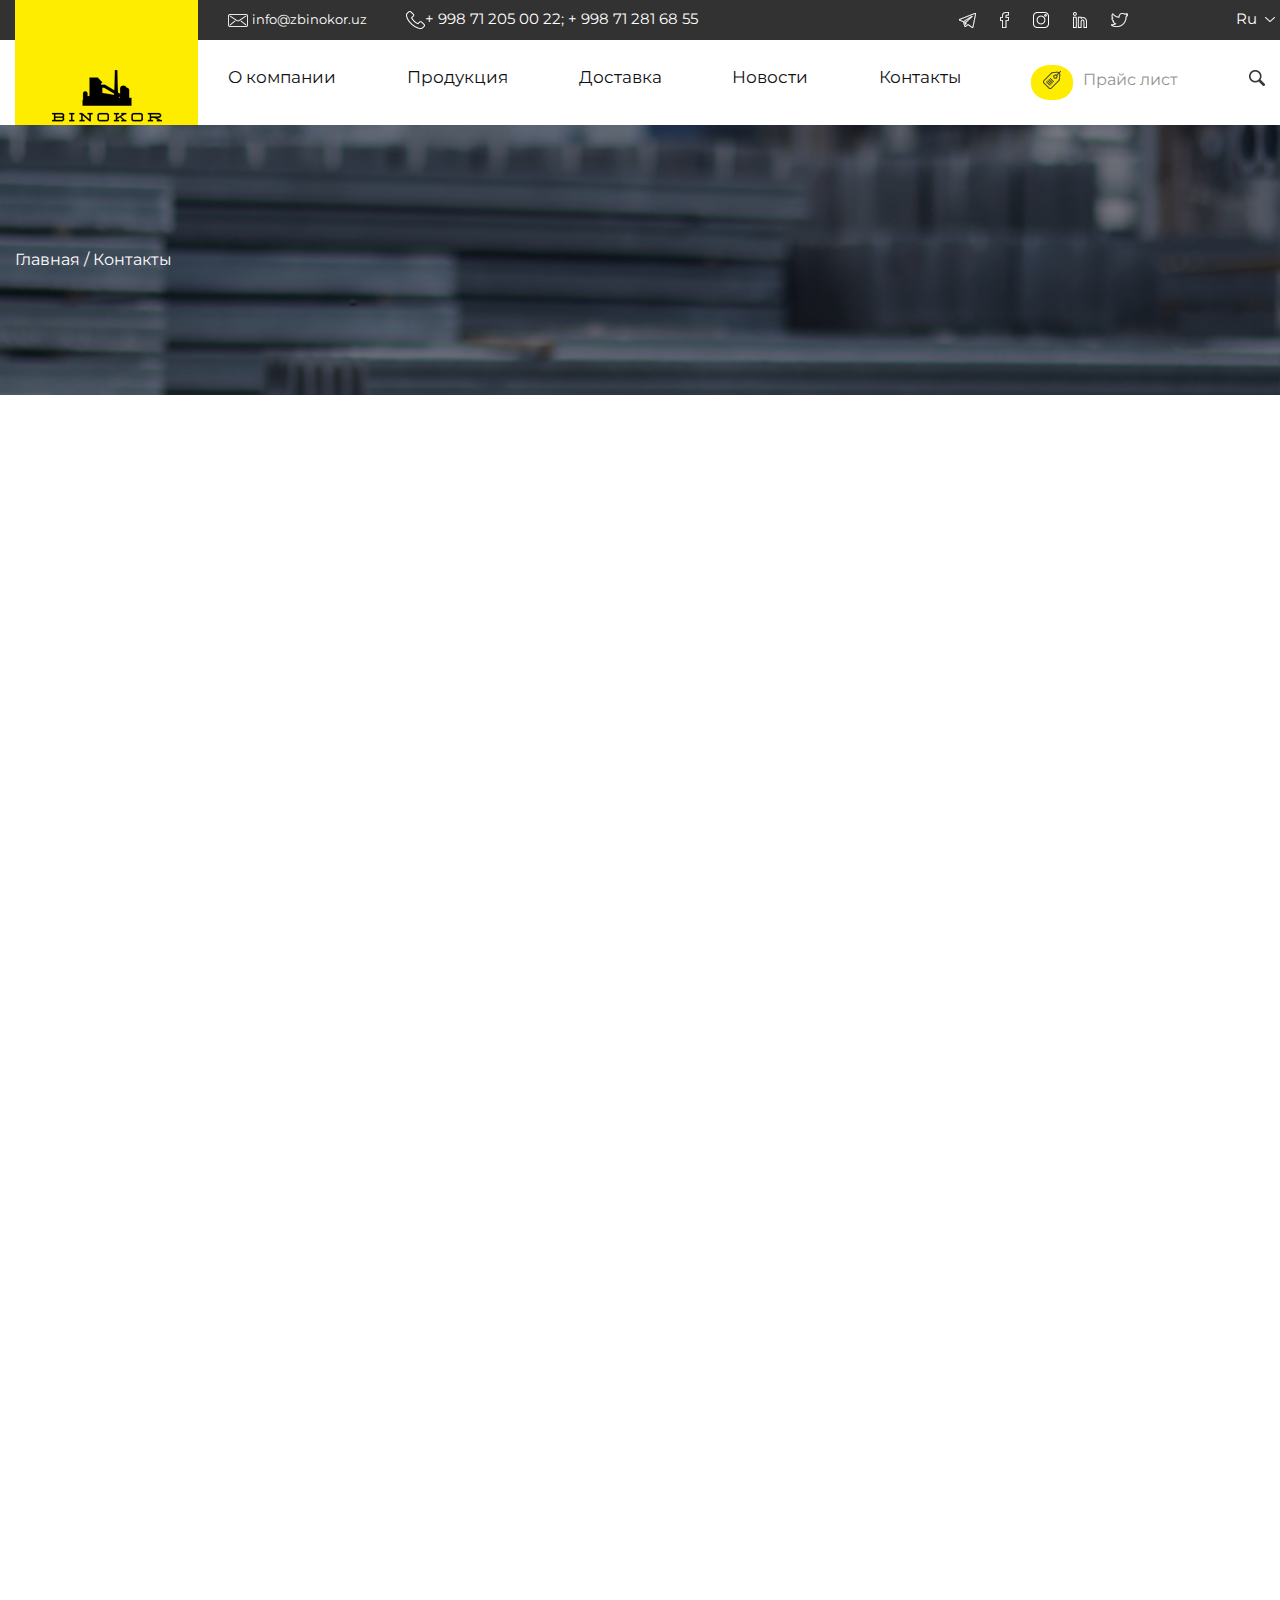
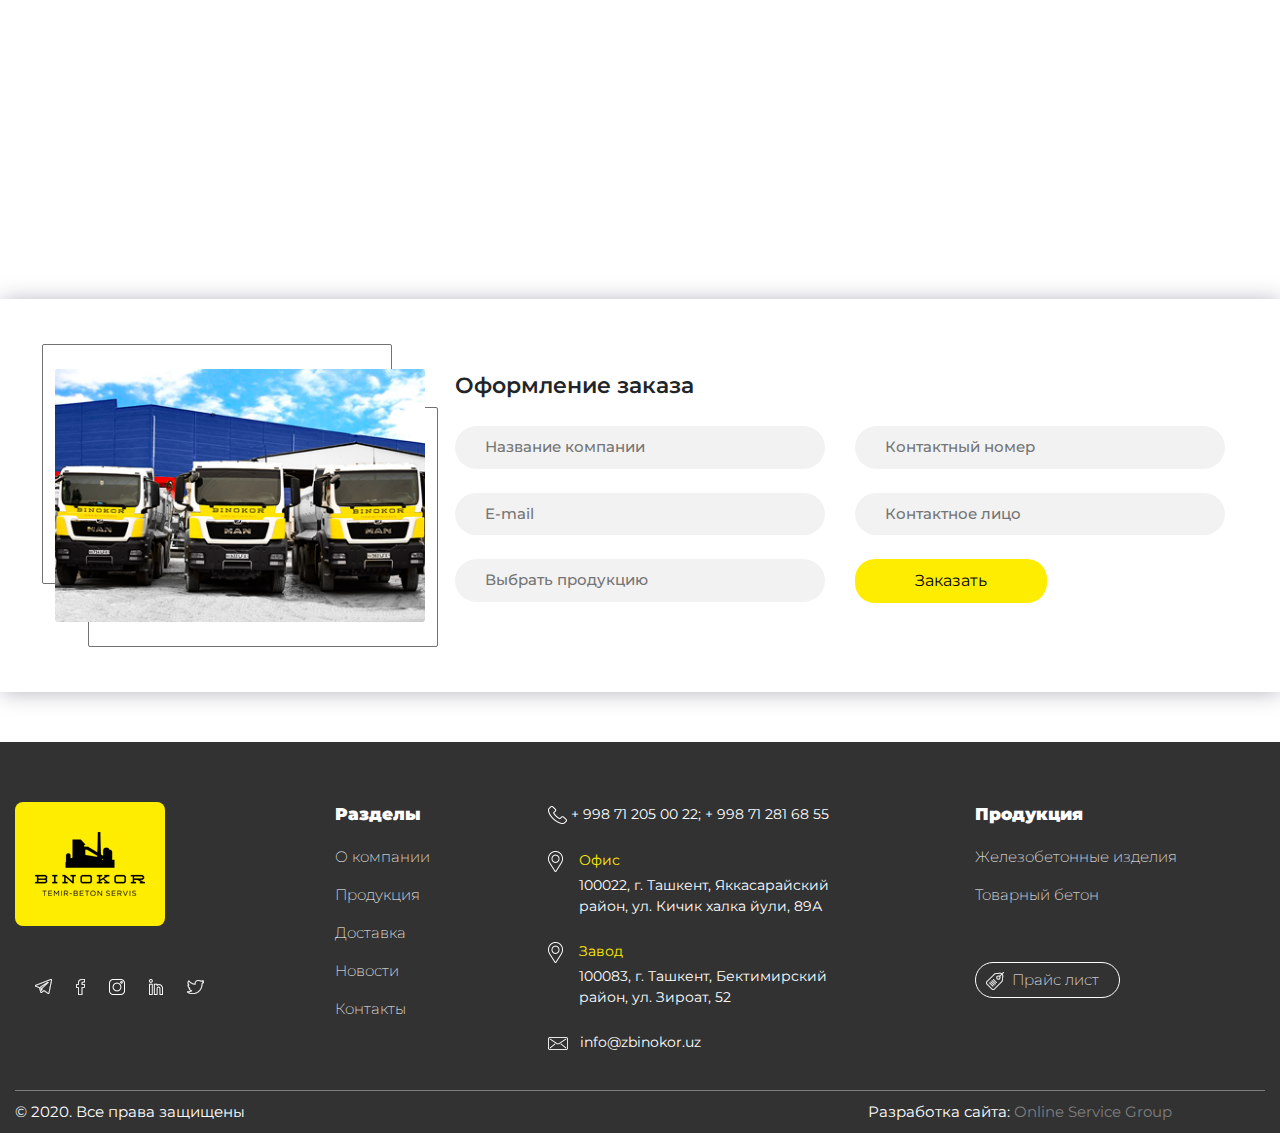
<file: contact.html>
<!DOCTYPE html>
<html lang="en">
<head>
    <meta charset="UTF-8">
    <meta name="viewport" content="width=device-width, initial-scale=1.0">
    <link href="https://fonts.googleapis.com/css2?family=Montserrat:wght@400;500;600;700&display=swap" rel="stylesheet">
    <link rel="stylesheet" href="css/bootstrap.min.css">
    <link rel="stylesheet" href="css/owl.carousel.min.css">
    <link rel="stylesheet" href="css/owl.theme.default.min.css">
    <link rel="stylesheet" href="css/base.css">
    <link rel="stylesheet" href="css/main.css">
    <link rel="icon" type="image/ico" href="images/logo.png">
    <title>Binokor.uz</title>
</head>
<body>
    <header>
        <div class="top-header">
            <div class="container">
                <div class="row">
                    <div class="col-2">
                        <div class="logo">
                            <img src="images/logo.png" class="logo__img">
                        </div>
                    </div>
                    <div class="col-10">
                        <div class="top-header__content">
                            <div class="row pt-2">
                                <div class="col-6">
                                    <div class="row">
                                        <div class="col-lg-4">
                                            <div class="content-info"><img src="icons/email.png" alt=""> <span class="email">info@zbinokor.uz</span> </div>
                                        </div>
                                        <div class="col-lg-8">
                                            <div class="content-phone"><img src="icons/phone.png" alt="" <span>+ 998 71 205 00 22; + 998 71 281 68 55</span> </div>
                                        </div>
                                    </div>
                                </div>
                                <div class="col-4 offset-lg-2">
                                    <div class="row">
                                        <div class="col-10">
                                            <div class="social">
                                                <img src="icons/telegram.png" alt="" class="social__img">
                                                <img src="icons/facebook.png" alt="" class="social__img">
                                                <img src="icons/instagram.png" alt="" class="social__img">
                                                <img src="icons/lindein.png" alt="" class="social__img">
                                                <img src="icons/twitter.png" alt="" class="social__img">
                                            </div>
                                        </div>
                                        <div class="col-2">
                                            <div class="dropdown">
                                                <button type="button" class="dropdown-btn mr-n3"><span>Ru</span> <img src="icons/angle-down.png" class="ml-2"></button>
                                            </div>
                                        </div>
                                    </div>
                                </div>
                            </div>
                        </div>
                    </div>
                </div>
            </div>
        </div>
        <div class="bottom-header">
            <div class="container">
                <div class="row">
                    <div class="col-md-10 offset-2">
                        <nav>
                            <ul class="navbar-list">
                                <li class="navbar-item"><a href="#" class="navbar-link">О компании</a></li>
                                <li class="navbar-item"><a href="#" class="navbar-link">Продукция</a></li>
                                <li class="navbar-item"><a href="#" class="navbar-link">Доставка</a></li>
                                <li class="navbar-item"><a href="#" class="navbar-link">Новости</a></li>
                                <li class="navbar-item"><a href="#" class="navbar-link">Контакты</a></li>
                                <li class="navbar-item"><div class="price"><img src="icons/price.png" class="price__img"></div> <span class="price-text">Прайс лист</span></li>
                                <div class="search"><img src="icons/search.png" alt=""></div>
                            </ul>
                        </nav>
                        <div class="menu">
                            <div class="line line1"></div>
                            <div class="line line2"></div>
                            <div class="line line3"></div>
                        </div>
                    </div>
                </div>
            </div>
        </div>
        <div class="header-background">
            <div class="container">
                <div class="header-title">Главная / Контакты </div>
            </div>
        </div>
    </header>
    
    
    <section class="map">
        <div class="container">
            <iframe id="zavod" src="https://www.google.com/maps/embed?pb=!1m14!1m8!1m3!1d1501.302519576374!2d69.258426!3d41.186781!3m2!1i1024!2i768!4f13.1!3m3!1m2!1s0x0%3A0x8070a74321517fa6!2sBINOKOR%20Temir-Beton%20Servis!5e0!3m2!1sru!2sus!4v1602775902199!5m2!1sru!2sus" width="100%" height="600" frameborder="0" style="border:0;" allowfullscreen="" aria-hidden="false" tabindex="0"></iframe>
        <iframe id="ofice" src="https://www.google.com/maps/embed?pb=!1m14!1m8!1m3!1d1499.2315641299629!2d69.271364!3d41.277024!3m2!1i1024!2i768!4f13.1!3m3!1m2!1s0x0%3A0xe70795c52d6968a8!2z0KHQnyDQntCe0J4gwqtCSU5PS09SIFRFTUlSLUJFVE9OIFNFUlZJU8K7INCe0KTQmNCh!5e0!3m2!1sru!2sus!4v1602775994185!5m2!1sru!2sus" width="100%" height="600" frameborder="0" style="border:0;" allowfullscreen="" aria-hidden="false" tabindex="0"></iframe>
        </div>
    </section>


    <!-- Beton -->
   

   

    <!-- Contact Form -->
    <div>
        <section class="contact-form">
        <div class="container">
            <div class="form-card row">
                <div class="col-md-4">
                    <div class="form-image">
                        <img src="images/form-img.png"class="form__img">
                    </div>
                </div>
                <div class="col-md-8">
                    <div class="form-field">
                        <div class="form-title">Оформление заказа</div>
                        <div class="row">
                            <div class="col-md-6 pt-4">
                                <input type="text" placeholder="Название компании">
                            </div>
                            <div class="col-md-6 pt-4">
                                <input type="text" placeholder="Контактный номер">
                            </div>
                            
                        </div>
                        <div class="row">
                            <div class="col-md-6 pt-4">
                                <input type="text" placeholder="E-mail">
                            </div>
                            <div class="col-md-6 pt-4">
                                <input type="text" placeholder="Контактное лицо">
                            </div>
                        </div>
                        <div class="row">
                            <div class="col-md-6 pt-4">
                                <input type="text" name="city" placeholder="Выбрать продукцию" list="cityname">
                                    <datalist id="cityname">
                                    <option value="Boston">
                                    <option value="Cambridge">
                                    </datalist>
                            </div>
                            <div class="col-md-6 pt-4">
                                <button type="button" class="forms__btn">Заказать</button>
                            </div>
                        </div>
                    </div>
                </div>
            </div>
        </div>
    </section>

    <!-- Footer -->
    <footer>
        <div class="container">
            <div class="row pb-3">
                <div class="col-md-3">
                    <div class="footer-logo">
                        <img src="images/logo.png" class="logo__img">
                    </div> 
                    <div class="social pt-5">
                        <img src="icons/telegram.png" alt="" class="social__img">
                        <img src="icons/facebook.png" alt="" class="social__img">
                        <img src="icons/instagram.png" alt="" class="social__img">
                        <img src="icons/lindein.png" alt="" class="social__img">
                        <img src="icons/twitter.png" alt="" class="social__img">
                    </div> 
                </div>
                <div class="col-md-2">
                    <div class="footer-list">
                        <div class="list-title">Разделы</div>
                        <ul class="list">
                            <div class="list-item"><a href="about.html" class="footer-link">О компании</a></div>
                            <div class="list-item"><a href="production.html" class="footer-link">Продукция</a></div>
                            <div class="list-item"><a href="delivery.html" class="footer-link">Доставка</a></div>
                            <div class="list-item"><a href="news.html" class="footer-link">Новости</a></div>
                            <div class="list-item"><a href="contact.html" class="footer-link">Контакты</a></div>
                        </ul>
                    </div>
                </div>
                <div class="col-md-3">
                    <div class="content-phone"><img src="icons/phone.png" alt=""> <span class="phone-number">+ 998 71 205 00 22; + 998 71 281 68 55</span></div>
                    <div class="footer-adress pt-4">
                       <span><img src="icons/map.png"></span> 
                        <div class="adress pl-3">
                            <div class="adress-title">Офис</div>
                            <div class="adress-info pt-1">100022, г. Ташкент, Яккасарайский  район, ул. Кичик халка йули, 89А</div>
                        </div>
                    </div>
                    <div class="footer-adress pt-4">
                        <span><img src="icons/map.png"></span> 
                         <div class="adress pl-3">
                             <div class="adress-title">Завод</div>
                             <div class="adress-info pt-1">100083, г. Ташкент, Бектимирский район, ул. Зироат, 52</div>
                         </div>
                     </div>
                     <div class="footer-email pt-4"><img src="icons/email.png" alt=""> <span class="pl-2">info@zbinokor.uz</span> </div>
            </div>
            <div class="col-md-3 offset-1">
                <div class="footer-production">
                    <div class="list-title">Продукция</div>
                        <ul class="list">
                            <div class="list-item"><a href="production.html" class="footer-link">Железобетонные изделия</a></div>
                            <div class="list-item"><a href="production.html" class="footer-link">Товарный бетон</a></div>
                            <div class="list-item price-list mt-5"><a href="price.html" class="footer-link "><span><img src="images/footer-price.png"></span><span class="footer-price__text pl-2">Прайс лист</span></a></div>                   
                        </ul>
                </div>
            </div>
        </div>
        <div class="footer-line"></div>
        <div class="row footer-bottom">
            <div class="col-md-4">
                <div class="licence">© 2020. Все права защищены</div>
            </div>
            <div class="col-md-4">
                <div class="company">Разработка сайта: <span class="osg">Online Service Group</span> </div>
            </div>
        </div>
    </footer>
    </div>
    



    <!-- Javascript links     -->
    <script src="js/jquery-3.3.1.slim.min.js"></script>
    <script src="js/popper.min.js"></script>
    <script src="js/bootstrap.min.js"></script>
    <script src="js/jquery.min.js"></script>
    <script src="js/owl.carousel.min.js"></script>
    <script src="js/main.js"></script>
</body>
</html>
</file>
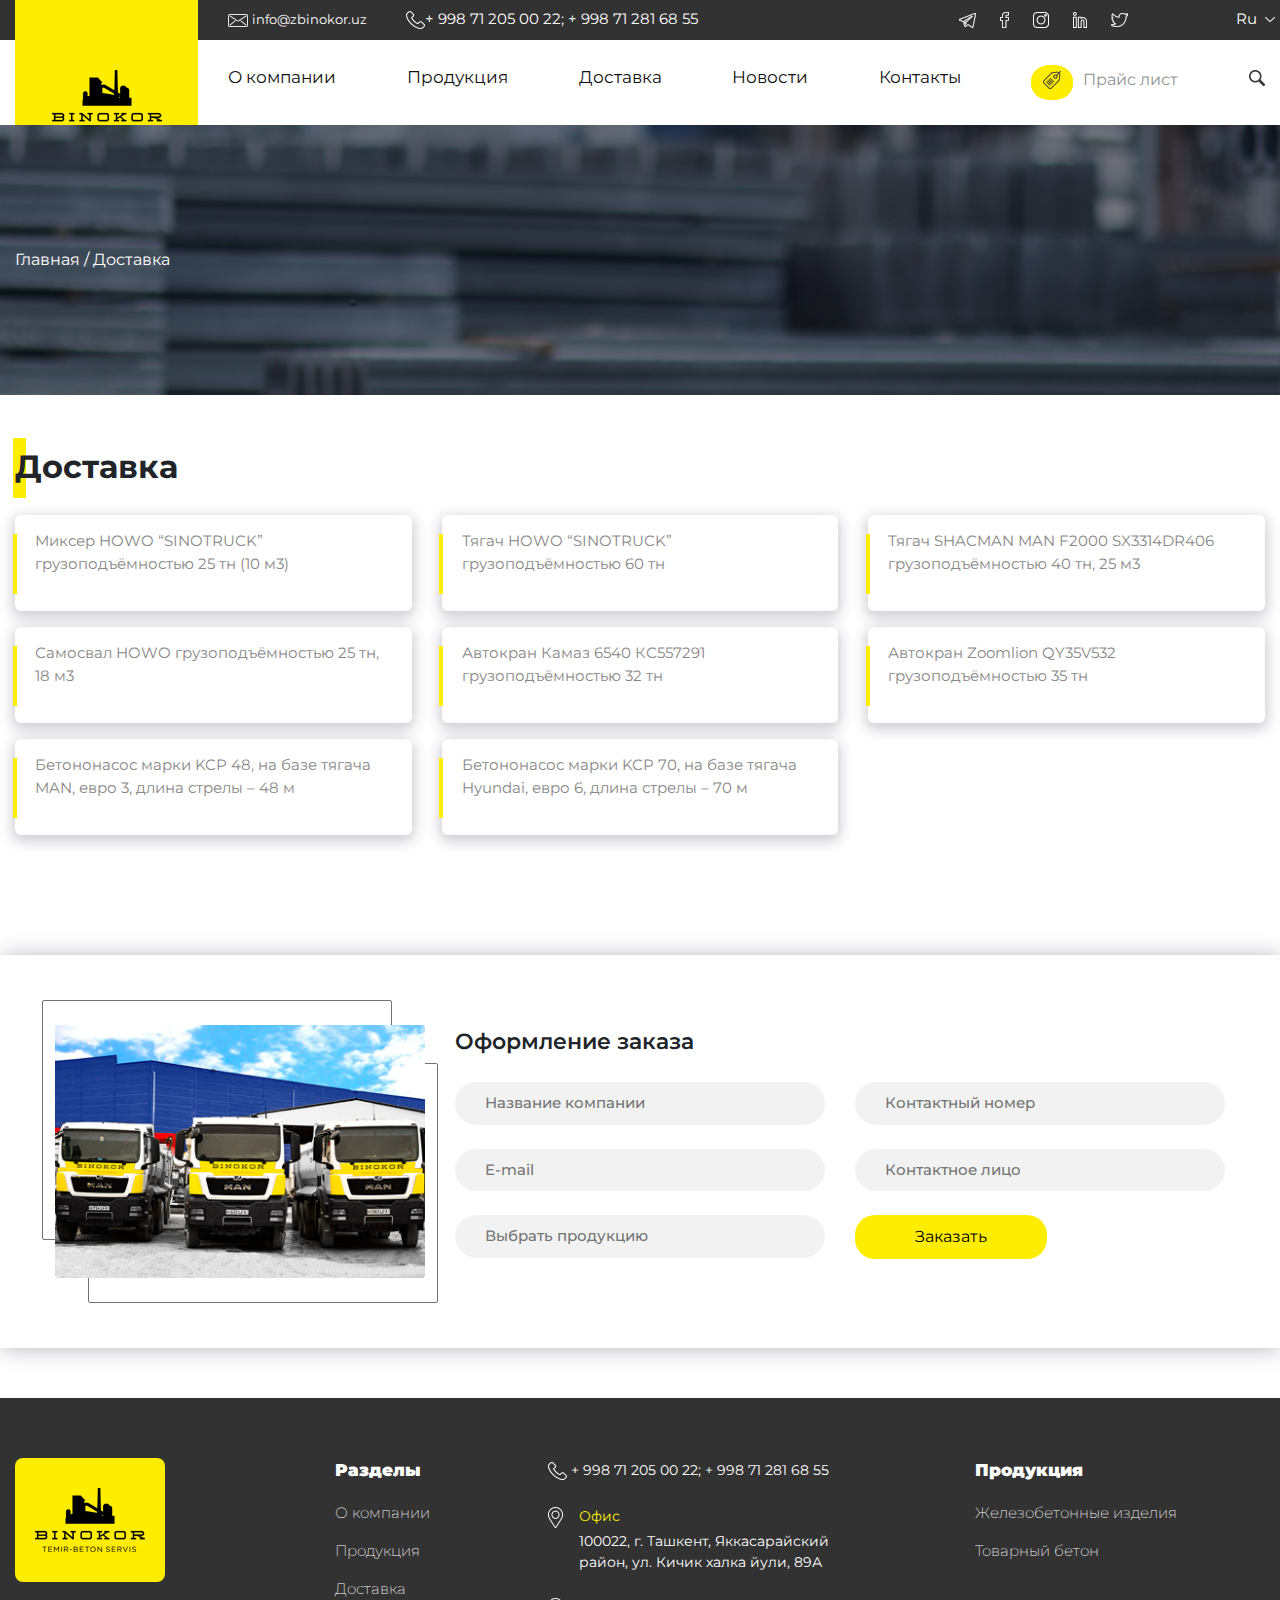
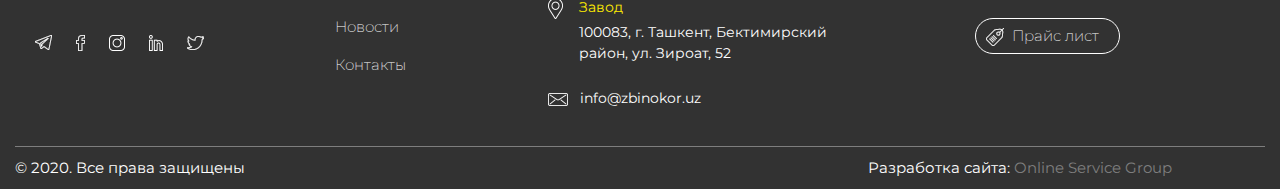
<file: delivery.html>
<!DOCTYPE html>
<html lang="en">
<head>
    <meta charset="UTF-8">
    <meta name="viewport" content="width=device-width, initial-scale=1.0">
    <link href="https://fonts.googleapis.com/css2?family=Montserrat:wght@400;500;600;700&display=swap" rel="stylesheet">
    <link rel="stylesheet" href="css/bootstrap.min.css">
    <link rel="stylesheet" href="css/owl.carousel.min.css">
    <link rel="stylesheet" href="css/owl.theme.default.min.css">
    <link rel="stylesheet" href="css/base.css">
    <link rel="stylesheet" href="css/main.css">
    <link rel="icon" type="image/ico" href="images/logo.png">
    <title>Binokor.uz</title>
</head>
<body>
    <header>
        <div class="top-header">
            <div class="container">
                <div class="row">
                    <div class="col-2">
                        <div class="logo">
                            <img src="images/logo.png" class="logo__img">
                        </div>
                    </div>
                    <div class="col-10">
                        <div class="top-header__content">
                            <div class="row pt-2">
                                <div class="col-6">
                                    <div class="row">
                                        <div class="col-lg-4">
                                            <div class="content-info"><img src="icons/email.png" alt=""> <span class="email">info@zbinokor.uz</span> </div>
                                        </div>
                                        <div class="col-lg-8">
                                            <div class="content-phone"><img src="icons/phone.png" alt="" <span>+ 998 71 205 00 22; + 998 71 281 68 55</span> </div>
                                        </div>
                                    </div>
                                </div>
                                <div class="col-4 offset-lg-2">
                                    <div class="row">
                                        <div class="col-10">
                                            <div class="social">
                                                <img src="icons/telegram.png" alt="" class="social__img">
                                                <img src="icons/facebook.png" alt="" class="social__img">
                                                <img src="icons/instagram.png" alt="" class="social__img">
                                                <img src="icons/lindein.png" alt="" class="social__img">
                                                <img src="icons/twitter.png" alt="" class="social__img">
                                            </div>
                                        </div>
                                        <div class="col-2">
                                            <div class="dropdown">
                                                <button type="button" class="dropdown-btn mr-n3"><span>Ru</span> <img src="icons/angle-down.png" class="ml-2"></button>
                                            </div>
                                        </div>
                                    </div>
                                </div>
                            </div>
                        </div>
                    </div>
                </div>
            </div>
        </div>
        <div class="bottom-header">
            <div class="container">
                <div class="row">
                    <div class="col-md-10 offset-2">
                        <nav>
                            <ul class="navbar-list">
                                <li class="navbar-item"><a href="#" class="navbar-link">О компании</a></li>
                                <li class="navbar-item"><a href="#" class="navbar-link">Продукция</a></li>
                                <li class="navbar-item"><a href="#" class="navbar-link">Доставка</a></li>
                                <li class="navbar-item"><a href="#" class="navbar-link">Новости</a></li>
                                <li class="navbar-item"><a href="#" class="navbar-link">Контакты</a></li>
                                <li class="navbar-item"><div class="price"><img src="icons/price.png" class="price__img"></div> <span class="price-text">Прайс лист</span></li>
                                <div class="search"><img src="icons/search.png" alt=""></div>
                            </ul>
                        </nav>
                        <div class="menu">
                            <div class="line line1"></div>
                            <div class="line line2"></div>
                            <div class="line line3"></div>
                        </div>
                    </div>
                </div>
            </div>
        </div>
        <div class="header-background">
            <div class="container">
                <div class="header-title">Главная / Доставка</div>
            </div>
        </div>
    </header>
    
    
    <div class="dostavka-section">
        <div class="container">
            <div class="section-title news-title mt-5">Доставка</div>
            <div class="row pt-4">
                    <div class="col-md-4 col-sm-6">
                        <div class="delivery-card">
                            <div class="delivery-card__text">
                                Миксер HOWO “SINOTRUCK” грузоподъёмностью 25 тн (10 м3)
                            </div>
                        </div>
                    </div>
                    <div class="col-md-4 col-sm-6">
                        <div class="delivery-card">
                            <div class="delivery-card__text">
                                Тягач HOWO “SINOTRUCK” грузоподъёмностью 60 тн
                            </div>
                        </div>
                    </div>
                    <div class="col-md-4 col-sm-6">
                        <div class="delivery-card">
                            <div class="delivery-card__text">
                                Тягач SHACMAN MAN F2000 SX3314DR406 грузоподъёмностью 40 тн, 25 м3
                            </div>
                        </div>
                    </div>
            </div>
            <div class="row pt-3">
                    <div class="col-md-4 col-sm-6">
                        <div class="delivery-card">
                            <div class="delivery-card__text">
                                Самосвал HOWO грузоподъёмностью 25 тн, 18 м3
                            </div>
                        </div>
                    </div>
                    <div class="col-md-4 col-sm-6">
                        <div class="delivery-card">
                            <div class="delivery-card__text">
                                Автокран Камаз 6540 КС557291 грузоподъёмностью 32 тн
                            </div>
                        </div>
                    </div>
                    <div class="col-md-4 col-sm-6">
                        <div class="delivery-card">
                            <div class="delivery-card__text">
                                Автокран Zoomlion QY35V532 грузоподъёмностью 35 тн
                            </div>
                        </div>
                    </div>
            </div>
            <div class="row pt-3">
                    <div class="col-md-4 col-sm-6">
                        <div class="delivery-card">
                            <div class="delivery-card__text">
                                Бетононасос марки KCP 48, на базе тягача MAN, евро 3, длина стрелы – 48 м
                            </div>
                        </div>
                    </div>
                    <div class="col-md-4 col-sm-6">
                        <div class="delivery-card">
                            <div class="delivery-card__text">
                                Бетононасос марки KCP 70, на базе тягача Hyundai, евро 6, длина стрелы – 70 м
                            </div>
                        </div>
                    </div>
            </div>
        </div>
        
    </div>


    <!-- Beton -->
   

   

    <!-- Contact Form -->
    <div>
        <section class="contact-form">
        <div class="container">
            <div class="form-card row">
                <div class="col-md-4">
                    <div class="form-image">
                        <img src="images/form-img.png"class="form__img">
                    </div>
                </div>
                <div class="col-md-8">
                    <div class="form-field">
                        <div class="form-title">Оформление заказа</div>
                        <div class="row">
                            <div class="col-md-6 pt-4">
                                <input type="text" placeholder="Название компании">
                            </div>
                            <div class="col-md-6 pt-4">
                                <input type="text" placeholder="Контактный номер">
                            </div>
                            
                        </div>
                        <div class="row">
                            <div class="col-md-6 pt-4">
                                <input type="text" placeholder="E-mail">
                            </div>
                            <div class="col-md-6 pt-4">
                                <input type="text" placeholder="Контактное лицо">
                            </div>
                        </div>
                        <div class="row">
                            <div class="col-md-6 pt-4">
                                <input type="text" name="city" placeholder="Выбрать продукцию" list="cityname">
                                    <datalist id="cityname">
                                    <option value="Boston">
                                    <option value="Cambridge">
                                    </datalist>
                            </div>
                            <div class="col-md-6 pt-4">
                                <button type="button" class="forms__btn">Заказать</button>
                            </div>
                        </div>
                    </div>
                </div>
            </div>
        </div>
    </section>

    <!-- Footer -->
    <footer>
        <div class="container">
            <div class="row pb-3">
                <div class="col-md-3">
                    <div class="footer-logo">
                        <img src="images/logo.png" class="logo__img">
                    </div> 
                    <div class="social pt-5">
                        <img src="icons/telegram.png" alt="" class="social__img">
                        <img src="icons/facebook.png" alt="" class="social__img">
                        <img src="icons/instagram.png" alt="" class="social__img">
                        <img src="icons/lindein.png" alt="" class="social__img">
                        <img src="icons/twitter.png" alt="" class="social__img">
                    </div> 
                </div>
                <div class="col-md-2">
                    <div class="footer-list">
                        <div class="list-title">Разделы</div>
                        <ul class="list">
                            <div class="list-item"><a href="about.html" class="footer-link">О компании</a></div>
                            <div class="list-item"><a href="production.html" class="footer-link">Продукция</a></div>
                            <div class="list-item"><a href="delivery.html" class="footer-link">Доставка</a></div>
                            <div class="list-item"><a href="news.html" class="footer-link">Новости</a></div>
                            <div class="list-item"><a href="contact.html" class="footer-link">Контакты</a></div>
                        </ul>
                    </div>
                </div>
                <div class="col-md-3">
                    <div class="content-phone"><img src="icons/phone.png" alt=""> <span class="phone-number">+ 998 71 205 00 22; + 998 71 281 68 55</span></div>
                    <div class="footer-adress pt-4">
                       <span><img src="icons/map.png"></span> 
                        <div class="adress pl-3">
                            <div class="adress-title">Офис</div>
                            <div class="adress-info pt-1">100022, г. Ташкент, Яккасарайский  район, ул. Кичик халка йули, 89А</div>
                        </div>
                    </div>
                    <div class="footer-adress pt-4">
                        <span><img src="icons/map.png"></span> 
                         <div class="adress pl-3">
                             <div class="adress-title">Завод</div>
                             <div class="adress-info pt-1">100083, г. Ташкент, Бектимирский район, ул. Зироат, 52</div>
                         </div>
                     </div>
                     <div class="footer-email pt-4"><img src="icons/email.png" alt=""> <span class="pl-2">info@zbinokor.uz</span> </div>
            </div>
            <div class="col-md-3 offset-1">
                <div class="footer-production">
                    <div class="list-title">Продукция</div>
                        <ul class="list">
                            <div class="list-item"><a href="production.html" class="footer-link">Железобетонные изделия</a></div>
                            <div class="list-item"><a href="production.html" class="footer-link">Товарный бетон</a></div>
                            <div class="list-item price-list mt-5"><a href="price.html" class="footer-link "><span><img src="images/footer-price.png"></span><span class="footer-price__text pl-2">Прайс лист</span></a></div>                   
                        </ul>
                </div>
            </div>
        </div>
        <div class="footer-line"></div>
        <div class="row footer-bottom">
            <div class="col-md-4">
                <div class="licence">© 2020. Все права защищены</div>
            </div>
            <div class="col-md-4">
                <div class="company">Разработка сайта: <span class="osg">Online Service Group</span> </div>
            </div>
        </div>
    </footer>
    </div>
    



    <!-- Javascript links     -->
    <script src="js/jquery-3.3.1.slim.min.js"></script>
    <script src="js/popper.min.js"></script>
    <script src="js/bootstrap.min.js"></script>
    <script src="js/jquery.min.js"></script>
    <script src="js/owl.carousel.min.js"></script>
    <script src="js/main.js"></script>
</body>
</html>
</file>
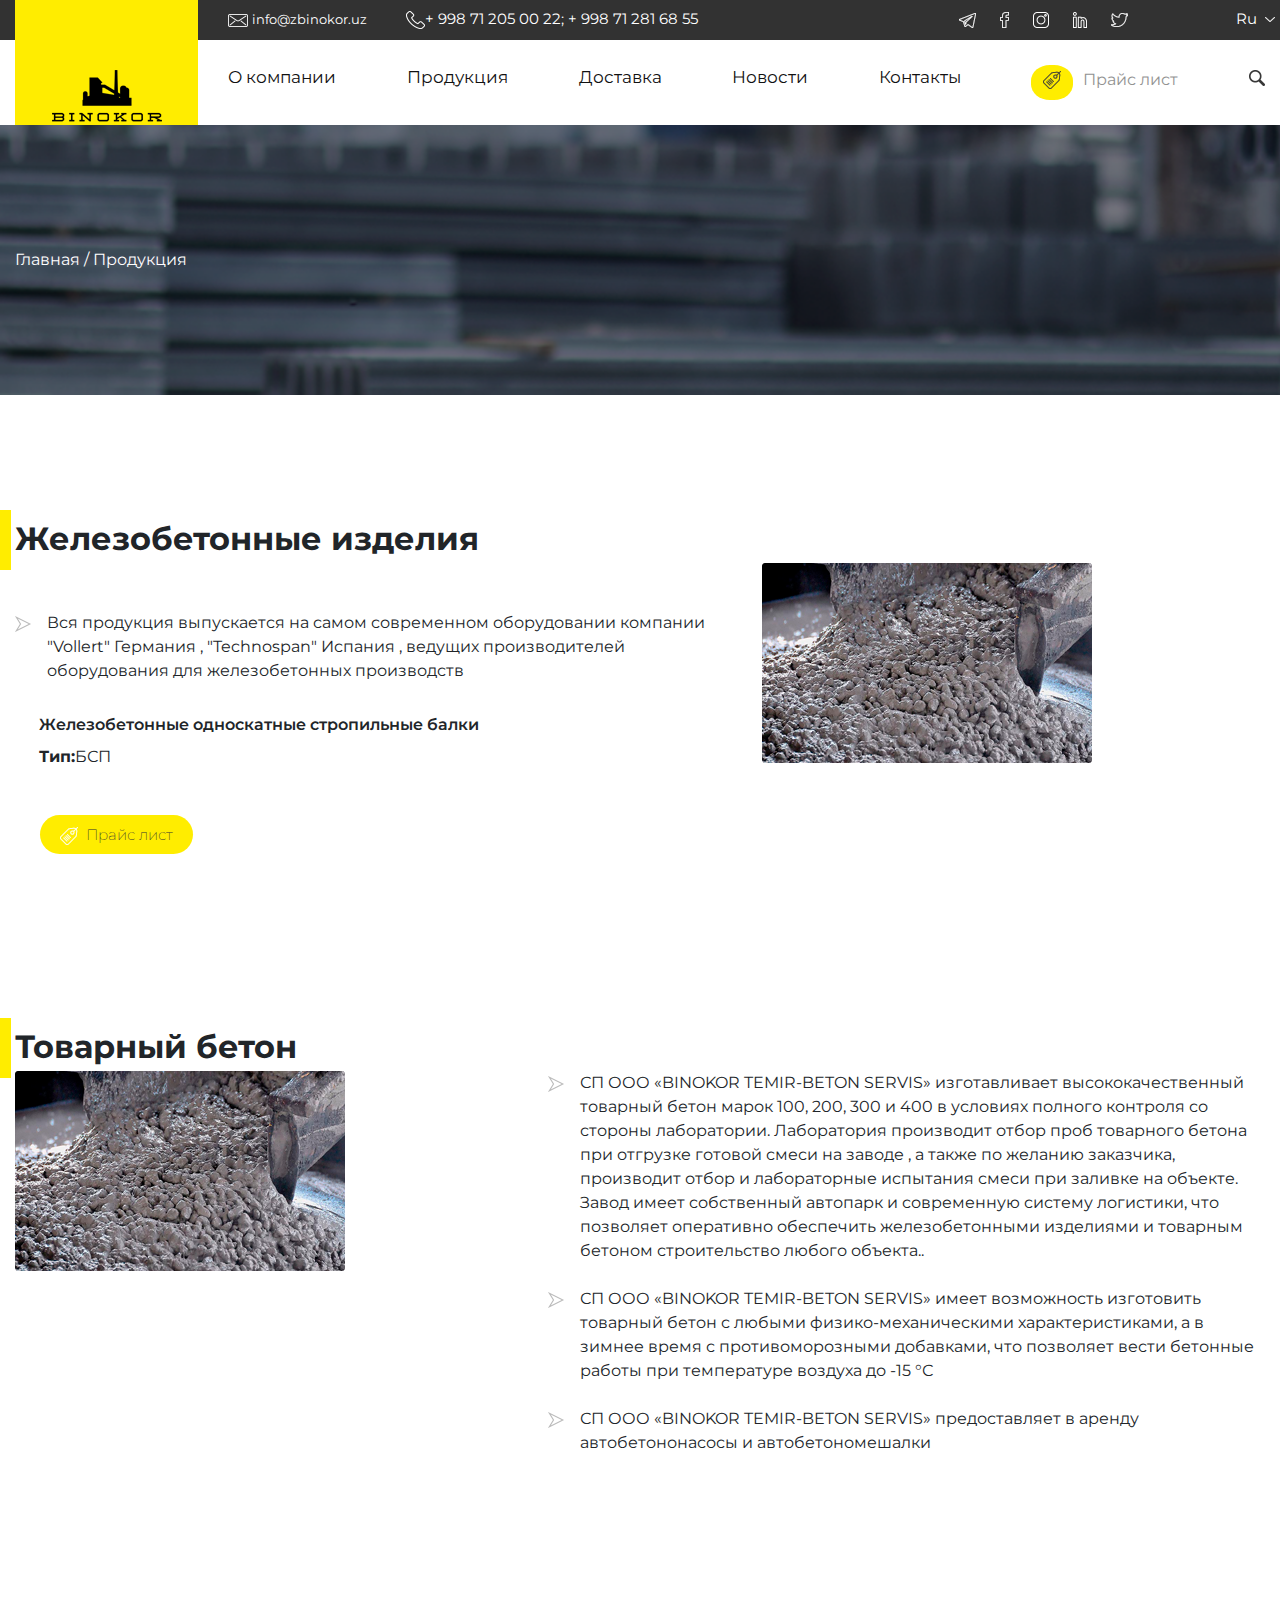
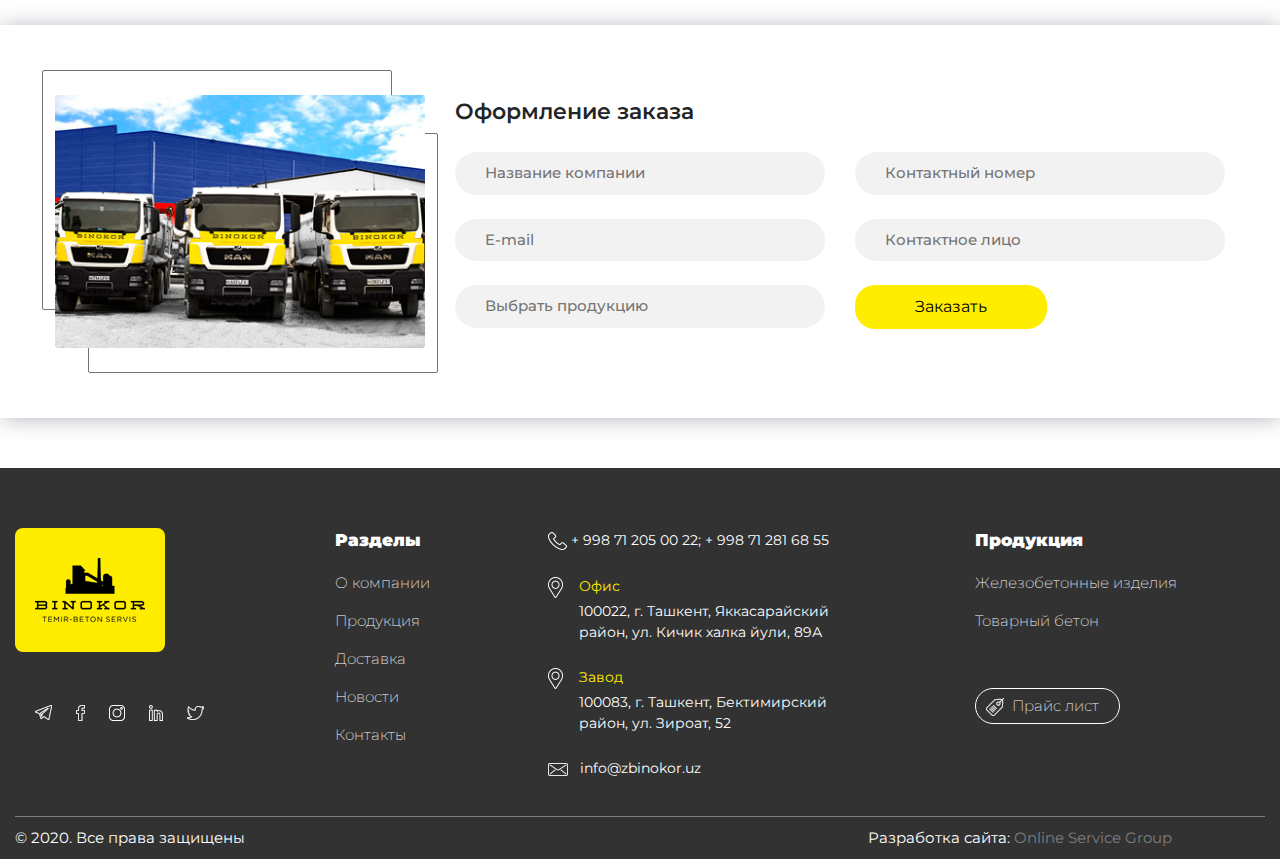
<file: production.html>
<!DOCTYPE html>
<html lang="en">
<head>
    <meta charset="UTF-8">
    <meta name="viewport" content="width=device-width, initial-scale=1.0">
    <link href="https://fonts.googleapis.com/css2?family=Montserrat:wght@400;500;600;700&display=swap" rel="stylesheet">
    <link rel="stylesheet" href="css/bootstrap.min.css">
    <link rel="stylesheet" href="css/owl.carousel.min.css">
    <link rel="stylesheet" href="css/owl.theme.default.min.css">
    <link rel="stylesheet" href="css/base.css">
    <link rel="stylesheet" href="css/main.css">
    <link rel="icon" type="image/ico" href="images/logo.png">
    <title>Binokor.uz</title>
</head>
<body>
    <header>
        <div class="top-header">
            <div class="container">
                <div class="row">
                    <div class="col-2">
                        <div class="logo">
                            <img src="images/logo.png" class="logo__img">
                        </div>
                    </div>
                    <div class="col-10">
                        <div class="top-header__content">
                            <div class="row pt-2">
                                <div class="col-6">
                                    <div class="row">
                                        <div class="col-lg-4">
                                            <div class="content-info"><img src="icons/email.png" alt=""> <span class="email">info@zbinokor.uz</span> </div>
                                        </div>
                                        <div class="col-lg-8">
                                            <div class="content-phone"><img src="icons/phone.png" alt="" <span>+ 998 71 205 00 22; + 998 71 281 68 55</span> </div>
                                        </div>
                                    </div>
                                </div>
                                <div class="col-4 offset-lg-2">
                                    <div class="row">
                                        <div class="col-10">
                                            <div class="social">
                                                <img src="icons/telegram.png" alt="" class="social__img">
                                                <img src="icons/facebook.png" alt="" class="social__img">
                                                <img src="icons/instagram.png" alt="" class="social__img">
                                                <img src="icons/lindein.png" alt="" class="social__img">
                                                <img src="icons/twitter.png" alt="" class="social__img">
                                            </div>
                                        </div>
                                        <div class="col-2">
                                            <div class="dropdown">
                                                <button type="button" class="dropdown-btn mr-n3"><span>Ru</span> <img src="icons/angle-down.png" class="ml-2"></button>
                                            </div>
                                        </div>
                                    </div>
                                </div>
                            </div>
                        </div>
                    </div>
                </div>
            </div>
        </div>
        <div class="bottom-header">
            <div class="container">
                <div class="row">
                    <div class="col-md-10 offset-2">
                        <nav>
                            <ul class="navbar-list">
                                <li class="navbar-item"><a href="#" class="navbar-link">О компании</a></li>
                                <li class="navbar-item"><a href="#" class="navbar-link">Продукция</a></li>
                                <li class="navbar-item"><a href="#" class="navbar-link">Доставка</a></li>
                                <li class="navbar-item"><a href="#" class="navbar-link">Новости</a></li>
                                <li class="navbar-item"><a href="#" class="navbar-link">Контакты</a></li>
                                <li class="navbar-item"><div class="price"><img src="icons/price.png" class="price__img"></div> <span class="price-text">Прайс лист</span></li>
                                <div class="search"><img src="icons/search.png" alt=""></div>
                            </ul>
                        </nav>
                        <div class="menu">
                            <div class="line line1"></div>
                            <div class="line line2"></div>
                            <div class="line line3"></div>
                        </div>
                    </div>
                </div>
            </div>
        </div>
        <div class="header-background">
            <div class="container">
                <div class="header-title">Главная / Продукция</div>
            </div>
        </div>
    </header>
    <section class="jeleza">
        <div class="section-title news-title container">Железобетонные изделия</div>
        <div class="container">
            <div class="row">
                <div class="col-md-7">
                    <div class="about-info">
                        <div class="about-info__text">
                            <div class="info pt-5">
                                <span><img src="icons/angle-text.png"></span> 
                                 <div class="info-text pl-3">Вся продукция выпускается на самом современном оборудовании 
                                    компании "Vollert" Германия , "Technospan" Испания , ведущих 
                                    производителей оборудования для железобетонных производств</div>
                             </div>
                             <div class="jeleza-text pl-4"><span>Железобетонные односкатные стропильные балки</span></div>
                             <div class="jeleza-type pt-2 pl-4"><span><strong>Тип:</strong>БСП</span></div>
                             <div class="list-item price-list mt-5 pl-4"><a href="price.html" class="footer-link jeleza-price"><span><img src="images/footer-price.png"></span><span class="footer-price__text pl-2">Прайс лист</span></a></div>
                            </div>
                    </div>
                </div>
                <div class="col-md-5">
                    <div class="beton-image">
                        <img src="images/production-2.png" alt="about" class="beton__img">
                    </div>
                </div>
            </div>
            
        </div>
    </section>


    <!-- Beton -->
    <section class="beton">
        <div class="section-title news-title container">Товарный бетон</div>
        <div class="container">
            <div class="row">
                <div class="col-md-5">
                    <div class="beton-image">
                        <img src="images/production-2.png" alt="about" class="beton__img">
                    </div>
                </div>
                <div class="col-md-7">
                    <div class="about-info">
                        <div class="about-info__text">
                            <div class="info">
                              <span><img src="icons/angle-text.png" alt=""></span>  
                              <div class="info-text pl-3">СП ООО «BINOKOR TEMIR-BETON SERVIS» изготавливает высококачественный 
                                товарный бетон марок 100, 200, 300 и 400 в условиях полного контроля со стороны 
                                лаборатории. Лаборатория производит отбор проб товарного бетона при отгрузке 
                                готовой смеси на заводе , а также по желанию заказчика, производит отбор и 
                                лабораторные испытания смеси при заливке на объекте. Завод имеет собственный 
                                автопарк и современную систему логистики, что позволяет оперативно обеспечить 
                                железобетонными изделиями и товарным бетоном строительство любого объекта..</div>
                            </div>  
                            <div class="info pt-4">
                               <span><img src="icons/angle-text.png"></span> 
                                <div class="info-text pl-3">СП ООО «BINOKOR TEMIR-BETON SERVIS» имеет возможность изготовить товарный 
                                    бетон с любыми физико-механическими характеристиками, а в зимнее время с 
                                    противоморозными добавками, что позволяет вести бетонные работы при 
                                    температуре воздуха до -15 °С</div>
                            </div>
                            <div class="info pt-4">
                                <span><img src="icons/angle-text.png"></span> 
                                 <div class="info-text pl-3">СП ООО «BINOKOR TEMIR-BETON SERVIS» предоставляет в аренду автобетононасосы 
                                    и автобетономешалки</div>
                             </div>
                        </div>
                    </div>
                </div>
            </div>
            
        </div>
    </section>

   

    <!-- Contact Form -->
    <div>
        <section class="contact-form">
        <div class="container">
            <div class="form-card row">
                <div class="col-md-4">
                    <div class="form-image">
                        <img src="images/form-img.png"class="form__img">
                    </div>
                </div>
                <div class="col-md-8">
                    <div class="form-field">
                        <div class="form-title">Оформление заказа</div>
                        <div class="row">
                            <div class="col-md-6 pt-4">
                                <input type="text" placeholder="Название компании">
                            </div>
                            <div class="col-md-6 pt-4">
                                <input type="text" placeholder="Контактный номер">
                            </div>
                            
                        </div>
                        <div class="row">
                            <div class="col-md-6 pt-4">
                                <input type="text" placeholder="E-mail">
                            </div>
                            <div class="col-md-6 pt-4">
                                <input type="text" placeholder="Контактное лицо">
                            </div>
                        </div>
                        <div class="row">
                            <div class="col-md-6 pt-4">
                                <input type="text" name="city" placeholder="Выбрать продукцию" list="cityname">
                                    <datalist id="cityname">
                                    <option value="Boston">
                                    <option value="Cambridge">
                                    </datalist>
                            </div>
                            <div class="col-md-6 pt-4">
                                <button type="button" class="forms__btn">Заказать</button>
                            </div>
                        </div>
                    </div>
                </div>
            </div>
        </div>
    </section>

    <!-- Footer -->
    <footer>
        <div class="container">
            <div class="row pb-3">
                <div class="col-md-3">
                    <div class="footer-logo">
                        <img src="images/logo.png" class="logo__img">
                    </div> 
                    <div class="social pt-5">
                        <img src="icons/telegram.png" alt="" class="social__img">
                        <img src="icons/facebook.png" alt="" class="social__img">
                        <img src="icons/instagram.png" alt="" class="social__img">
                        <img src="icons/lindein.png" alt="" class="social__img">
                        <img src="icons/twitter.png" alt="" class="social__img">
                    </div> 
                </div>
                <div class="col-md-2">
                    <div class="footer-list">
                        <div class="list-title">Разделы</div>
                        <ul class="list">
                            <div class="list-item"><a href="about.html" class="footer-link">О компании</a></div>
                            <div class="list-item"><a href="production.html" class="footer-link">Продукция</a></div>
                            <div class="list-item"><a href="delivery.html" class="footer-link">Доставка</a></div>
                            <div class="list-item"><a href="news.html" class="footer-link">Новости</a></div>
                            <div class="list-item"><a href="contact.html" class="footer-link">Контакты</a></div>
                        </ul>
                    </div>
                </div>
                <div class="col-md-3">
                    <div class="content-phone"><img src="icons/phone.png" alt=""> <span class="phone-number">+ 998 71 205 00 22; + 998 71 281 68 55</span></div>
                    <div class="footer-adress pt-4">
                       <span><img src="icons/map.png"></span> 
                        <div class="adress pl-3">
                            <div class="adress-title">Офис</div>
                            <div class="adress-info pt-1">100022, г. Ташкент, Яккасарайский  район, ул. Кичик халка йули, 89А</div>
                        </div>
                    </div>
                    <div class="footer-adress pt-4">
                        <span><img src="icons/map.png"></span> 
                         <div class="adress pl-3">
                             <div class="adress-title">Завод</div>
                             <div class="adress-info pt-1">100083, г. Ташкент, Бектимирский район, ул. Зироат, 52</div>
                         </div>
                     </div>
                     <div class="footer-email pt-4"><img src="icons/email.png" alt=""> <span class="pl-2">info@zbinokor.uz</span> </div>
            </div>
            <div class="col-md-3 offset-1">
                <div class="footer-production">
                    <div class="list-title">Продукция</div>
                        <ul class="list">
                            <div class="list-item"><a href="production.html" class="footer-link">Железобетонные изделия</a></div>
                            <div class="list-item"><a href="production.html" class="footer-link">Товарный бетон</a></div>
                            <div class="list-item price-list mt-5"><a href="price.html" class="footer-link "><span><img src="images/footer-price.png"></span><span class="footer-price__text pl-2">Прайс лист</span></a></div>                   
                        </ul>
                </div>
            </div>
        </div>
        <div class="footer-line"></div>
        <div class="row footer-bottom">
            <div class="col-md-4">
                <div class="licence">© 2020. Все права защищены</div>
            </div>
            <div class="col-md-4">
                <div class="company">Разработка сайта: <span class="osg">Online Service Group</span> </div>
            </div>
        </div>
    </footer>
    </div>
    



    <!-- Javascript links     -->
    <script src="js/jquery-3.3.1.slim.min.js"></script>
    <script src="js/popper.min.js"></script>
    <script src="js/bootstrap.min.js"></script>
    <script src="js/jquery.min.js"></script>
    <script src="js/owl.carousel.min.js"></script>
    <script src="js/main.js"></script>
</body>
</html>
</file>
<file: css/base.css>
* {
    padding: 0;
    margin: 0;
    box-sizing: border-box;
  }
  
  img {
    object-fit: cover;
    object-position: center;
  }
  

  
  a:hover {
    text-decoration: none; 
  }
  
  ul {
    display: flex;
    justify-content: space-between;
  }
  
  li {
    list-style-type: none;
  }
  
  section {
    padding-top: 100px;
  }
  
  button {
    border: none;
  }
  
  button:focus,
  button:active,
  .owl-prev:active,
  .owl-next:active,
  button:hover,
  i:hover,
  span:hover {
    outline: none;
  }
  .owl-carousel .owl-nav button.owl-next:hover,
.owl-carousel .owl-nav button.owl-prev:hover {
  background-color: transparent;
}
  .container {
    max-width: 1440px;
  }
</file>
<file: css/main.css>
/* General */
body{
    padding: 0;
    margin: 0;
    box-sizing: border-box;
    font-family: 'Montserrat', sans-serif;
    overflow-x: hidden;
}
section{
    padding: 120px 0 50px;
}
.section-title{
    font-size: 32px;
    font-weight: 700;
}
.section-title::before{
    content: '';
    width: 13px;
    height: 60px;
    position: absolute;
    left: 10px;
    z-index: -2;
    top: -5px;
    background-color: rgb(255,237,0);
}
/* Header */
.top-header{
    height: 40px;
    width: 100%;
    background-color: rgb(50, 50, 50);
    align-items: center;
    font-size: 15px;
    color:white;
}
.logo{
    background-color: rgb(255,237,0);
    padding: 40px 15px 40px 15px;
    text-align: center;
    border-bottom-left-radius: 8px;
    border-bottom-right-radius: 8px;
    z-index: 22;
}
.email{
    font-size: 13px;
}
.social img{
    margin-left: 20px;
}
.dropdown-btn{
    background: none;
    color: white;
    display: flex;
    align-items: center;
}
.bottom-header{
    height: 85px;
    width: 100%;
    background-color: rgb(255, 255, 255);
    align-items: center;
}
.navbar-list{
    padding-top: 25px;
}
.navbar-link{
    font-size: 17px;
    color:rgb(17, 17, 17);
}
.navbar-item{
    display: flex;
}
.menu{
    display: none;
}
.line{
    background-color: rgb(255,237,0);
    width: 25px;
    height: 3px;
    margin-top: 5px;
    border-radius: 6px;
    transition: all 0.4s ease-in-out;
}
.price{
    width: 42px;
    text-align: center;
    align-items: center;
    height: 35px;
    background-color: rgb(255,237,0);
    border-radius: 45%;
}
.price__img{
    margin-top: 5px;
}
.price-text{
    margin-left: 10px;
    padding-top: 3px;
    color: rgb(146,146,146);
}
/* Owl Carousel */
.owl-dots{
    position: absolute;
    top: 100%;
}
.owl-theme .owl-dots .owl-dot span{
     border: 1px solid white;
     background: transparent;
     width: 12px;
     height: 12px;
 }
 .owl-theme .owl-dots .owl-dot.active span{
     background: white;
 }
 .owl-nav{
    position: absolute;
    top: 68%;
    left: 15%;
}
.owl-next{
    padding-left: 10px;
}
/* Carousel */
.carousel-header{
    width: 100%;
    height: 86vh;
    background-image: url('../images/carousel-bg.png');
    background-repeat: no-repeat;
    background-position: center;
    background-size: cover;
    padding: 170px 0;
}
.carousel-info__title{
    font-size: 44px;
    font-weight: 900;
    color: white;
}
.carousel-info__text{
    padding: 40px 0;
    font-size: 18px;
    color: white;
}
.carousel-info__btn{
    background-color: rgb(255,237,0);
    padding: 10px 30px;
    border-radius: 4px;
}
.item-card{
    color: white;
    margin: 10px -5px;
    background-color: rgba(0, 0, 0, 0.508);
    padding: 15px;
    border-radius: 6px;
    min-height: 150px;
}
.item-card__title{
    display: flex;
    justify-content: space-between;
}
.item__img{
    width: 40px!important;
}
.item-card__number{
    color: rgb(146,146,146);
    font-size: 15px;
}
.item-card__content span{
    font-size: 15px;
}
.item-card__content{
    padding: 15px 0 5px;
}
/* About */

.about__img{
    height: 570px;
}
.about-image::before{
    content: '';
    width: 450px;
    height: 550px;
    border: 1px solid rgba(72, 72, 72, 0.768);
    border-radius: 5px;
    position: absolute;
    top: -5%;
    right: 5%;
    z-index: -2;
}
.info{
    display: flex;
}
.about__btn{
    display: block;
    margin-left: auto;
}
.card-number{
    font-size: 24px;
    font-weight: 900;
}
.card-content{
    font-size: 14px;
}
.about-statistics{
    position: relative;
    z-index: 2;
}
.statistic-card{
    box-shadow: 2px 29px 33px -15px rgba(30, 30, 60, 0.36);
    padding: 20px 30px;
    border-radius: 8px;
    position: absolute;
    top: -100px;
    right: 20%;
    z-index: 1;
}

/* Production */
.production{
    position: relative;
}
.production-container::before{
    content:'';
    width: 100%;
    height: 63%;
    background-color: rgb(242,242,242);
    position: absolute;
    left: 0;
    top: 37%;
    z-index: -2;
}
.production-info__text{
    padding: 60px 0 10px;
}
.production-card__img{
    width: 100%;
}
.production-card__text{
    padding-top: 20px;
    color: rgb(136,135,135);
    text-align: center;
}
/* Delivery */
.delivery-card{
    padding: 15px 20px;
    box-shadow:0px 4px 14px 2px rgba(30, 30, 60, 0.23);
    font-size: 15px;
    color: rgb(136,135,135);
    border-radius: 6px;
    min-height: 75px;
}
.delivery-card::before{
    content: '';
    position: absolute;
    background-color: rgb(255,237,0);
    width: 4px;
    height: 60px;
    top: 20%;
    left: 3%;
}
.delivery-card__text{
    min-height: 66px;
}
/* News */
.news-title{
    position: relative;
}
.news-title::before{
    content: '';
    width: 13px;
    height: 60px;
    position: absolute;
    left: -2px;
    z-index: -2;
    top: -5px;
    background-color: rgb(255,237,0);
}
.news-row{
    padding-top: 50px;
}
.news-card{
    min-height: 420px;
}
.news-card__title{
    color: rgb(59,59,59);
    font-size: 16px;
    font-weight: 500;
    padding:15px 0 10px 10px;
}
.news__img{
    width: 100%;
}
.news-card__info{
    font-size: 14px;
    padding-left:10px;
    padding-bottom: 20px;
    color: rgb(136,135,135);
    min-height: 100px;
}
.news-card__bottom{
    display: flex;
    justify-content: space-between;
}
.date-text{
    font-weight: 500;
    padding:7px 5px;
}
.news__btn{
    padding: 10px;
}
/* Contact Form */
.form-card{
    box-shadow:1px 1px 21px -1px rgba(30, 30, 60, 0.34);
    padding:70px 40px;
}
.form-image::before{
    content: '';
    width: 350px;
    height: 240px;
    border: 1px solid rgba(72, 72, 72, 0.768);
    border-radius: 2px;
    position: absolute;
    top: -10%;
    right: 12%;
    z-index: -2;
}
.form-image::after{
    content: '';
    width: 350px;
    height: 240px;
    border: 1px solid rgba(72, 72, 72, 0.768);
    border-radius: 2px;
    position: absolute;
    bottom: -10%;
    left: 12%;
    z-index: -2;
}
.form__img{
    width: 100%;
}
.form-title{
    font-size: 22px;
    font-weight: 600;
}
.forms__btn{
    background-color: rgb(255,237,0);
    padding: 10px 60px;
    text-align: center;
    border-radius: 20px;
}

input[type="text"], textarea {
  background-color : rgb(242,242,242);
  border: none; 
  padding: 10px 30px;
  border-radius: 30px;
  width: 100%;
  font-size: 15px;
  color: rgb(126,126,126);
  font-weight: 500;
}
input:focus{
    outline: none;
}
/* Footer */
footer{
    background-color: rgb(50,50,50);
    padding-top: 60px;
    color:white;
}
.logo__img{
    background-color: rgb(255,237,0);
    padding: 30px 20px;
    border-radius: 8px;
}
.list{
    flex-direction: column;
    padding: 10px 0;
}
.list-item{
    padding: 7px 0;
}
.list-title{
    font-weight: 900;
    font-size: 17px;
}
.footer-link{
    font-size: 15px;
    font-weight: 200;
    color: white;;
}
.adress-title{
    color: rgb(255,237,0);
}
.footer-adress{
    display: flex;
    font-size: 14px;
}
.footer-email, .phone-number{
    font-size: 14px;
}
.price-list{
    border: 1px solid white;
    border-radius: 20px;
    padding: 5px 10px;
    width: 50%;
}
.footer-line{
    width: 100%;
    background-color: rgb(126,126,126);
    height: 1px;
    margin: 20px 0 0;
}
.licence, .company{
    font-size: 15px;
    padding: 10px 0;
}
.osg{
    color: rgb(126,126,126);
}
.footer-bottom{
    justify-content: space-between;
}


@media only screen and (max-width:768px){
    .logo{
        width: 20%;
        background-color: transparent;
    }
    .menu{
        display: block;
        position: absolute;
        top: 7%;
        right: 10%;
    }
    nav{
        background-color: white;
        position: absolute;
        right: 0;
        top: 0;
        z-index: 22;
        padding: 60px 40px;
}
    .navbar-list{
        flex-direction: column;
        height: 80vh;
        text-align: center;
        align-items: center;
    }
    .navbar-link{
        display: block;
    }
}
@media only screen and (max-width:500px){
    .carousel-cards{
        display: none;
    }
}


/*********** About page Styles ***********/
.header-background{
    background-image: url('../images/section-bg.png');
    background-repeat: no-repeat;
    background-position: center;
    height: 30vh;
    background-size: cover;
    position: relative;
}
.header-title{
    height: 30vh;
    align-items: center;
    display: flex;
    color:white
}
/*Advantage*/
.advantage-card{
    padding: 20px;
    box-shadow: 0px 4px 34px 2px rgba(30, 30, 60, 0.23);
    border-radius: 10px;
    max-width: 258px;
    font-size: 14px;
    margin-top: 10px;
    min-height: 170px;
}
/******* history ********/
.history-card__number{
    font-weight: 700;
    font-size: 20px;
    border: 1px solid  rgb(255,237,0);
    padding: 15px 0;
    text-align: center;
    align-items: center;
}
.card__title{
    font-weight: 600;
    font-size: 16px;
}
.card__info{
    font-size: 15px;
    color: rgb(136,135,135);
}
.statistics{
    position: relative;
}

.statistics-card__img{
   position: absolute;
    left: -5%;
    bottom: -20%; 
}
.statistics__row{
    padding-top: 30px;
}
.statistics-container::before{
    height: 25vh;
    top: -25%;
}
.statistics-card::after{
    content: '';
    position: absolute;
    left: 15px;
    bottom: -100%;
    width: 85%;
    height: 1px;
    background-color: rgba(146, 146, 146, 0.349);
    margin: 0 auto;
}
.stat-item::after{
    content: '';
    width: 15px;
    height: 15px;
    background-color: white;
    border-radius: 50%;
    position: absolute;
    bottom: -110%;
    left: 15px;
    border: 3px solid rgb(255,237,0);
}
.contact-footer{
    margin-top: 100px;
}

.jeleza-text{
    font-weight: 600;
    padding-top: 30px;
}
.jeleza-price{
    background-color: rgb(255,237,0);
    border-radius: 20px;
    padding: 5px 10px;
    width: 50%;
    color: rgb(50, 50, 50);
    padding: 10px 20px;
}
</file>
